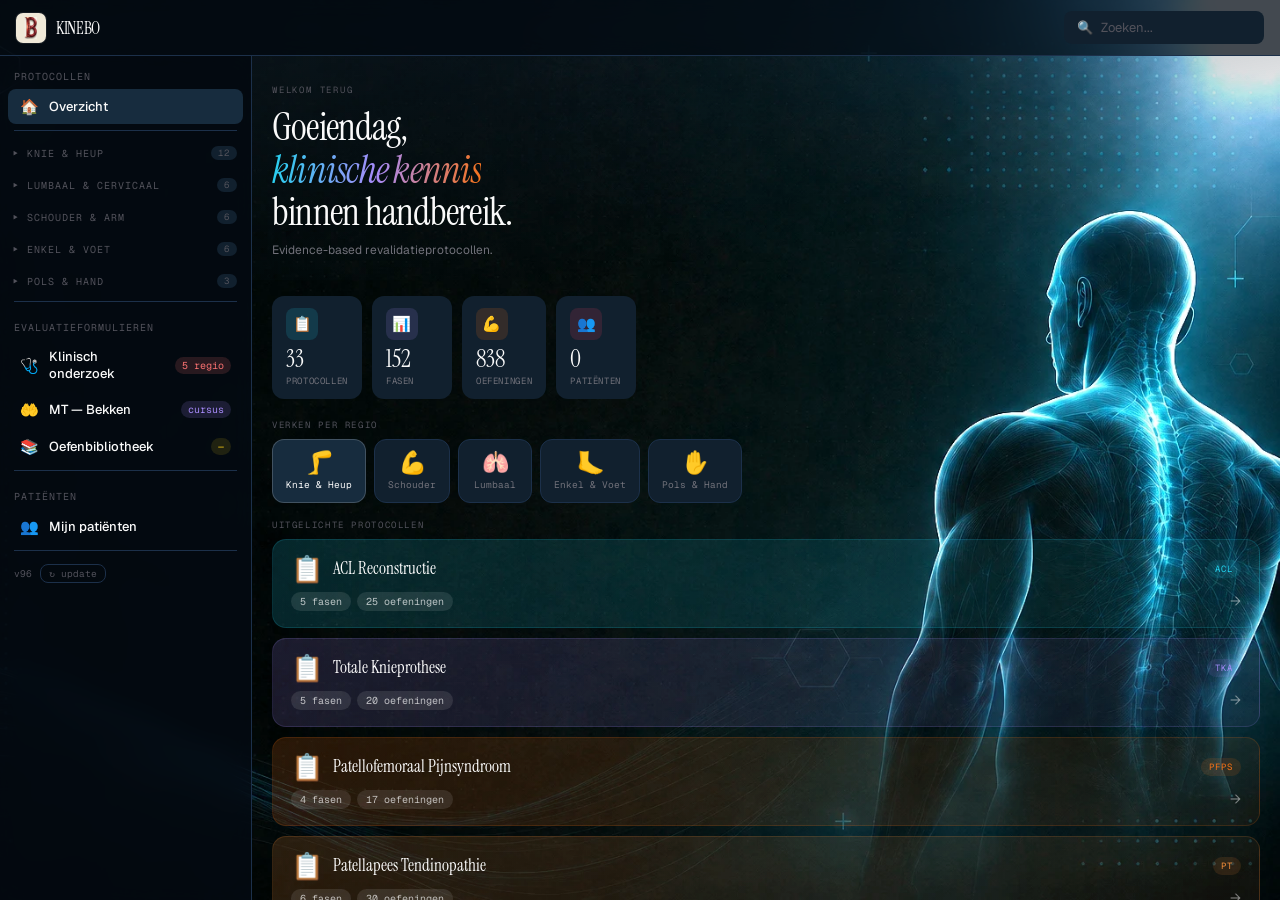
<file: index.html>
<!DOCTYPE html>
<html lang="nl">
<head>
<meta charset="UTF-8">
<meta name="viewport" content="width=device-width, initial-scale=1.0, viewport-fit=cover">
<meta name="apple-mobile-web-app-capable" content="yes">
<meta name="apple-mobile-web-app-status-bar-style" content="black-translucent">
<meta name="apple-mobile-web-app-title" content="KINEBO">
<meta name="mobile-web-app-capable" content="yes">
<meta name="theme-color" content="#0a0a0b">
<link rel="manifest" href="manifest.json">
<link rel="apple-touch-icon" href="./icon-152x152.png">
<title>KINEBO</title>
<link rel="preconnect" href="https://fonts.googleapis.com">
<link rel="preconnect" href="https://fonts.gstatic.com" crossorigin>
<link href="https://fonts.googleapis.com/css2?family=Instrument+Serif:ital@0;1&family=Geist+Mono:wght@300;400;500;600&family=Geist:wght@300;400;500;600;700&display=swap" rel="stylesheet" media="print" onload="this.media='all';this.onload=null">
<noscript><link href="https://fonts.googleapis.com/css2?family=Instrument+Serif:ital@0;1&family=Geist+Mono:wght@300;400;500;600&family=Geist:wght@300;400;500;600;700&display=swap" rel="stylesheet"></noscript>
<style>
:root{--bg:#020b18;--surface:#0b1824;--surface2:#11202e;--surface3:#172c3e;--border:#1c304a;--border2:#284868;--text:#fafafa;--muted:#71717a;--muted2:#52525b;--acl:#22d3ee;--tka:#a78bfa;--pfps:#f97316;--lh:#34d399;--rc:#f43f5e;--pt:#fb923c;--gmt:#14b8a6;--at:#e879f9;--bureau:#60a5fa;--enkel:#f59e0b;--over:#10b981;--si:#f472b6;--orif:#38bdf8;--dq:#84cc16;--cts:#818cf8;--new:#4ade80;--hsi:#facc15;--elb:#c084fc;--mtss:#0ea5e9;--faz:#d97706;--sup:#7c3aed;--fbl:#db2777;--mcl:#2dd4bf;--fs:#6366f1;--pa:#16a34a;--itb:#ea580c;--disc:#0d9488;--cerv:#0e7490;--achr:#be123c;--safe-top:env(safe-area-inset-top);--safe-bottom:env(safe-area-inset-bottom);}
*{margin:0;padding:0;box-sizing:border-box;-webkit-tap-highlight-color:transparent;}
/* 100dvh volgt de ZICHTBARE viewport terwijl de browserbalken van iOS in- en
   uitschuiven. Met height:100% rekent Safari (bij viewport-fit=cover) tegen de
   grote viewport — die zonder zichtbare URL-balk — waardoor de pagina hoger is
   dan wat je ziet en de onderste navigatiebalk onder de rand wegzakt.
   De 100%-regel blijft als terugval voor browsers zonder dvh-ondersteuning. */
html,body{height:100%;height:100dvh;overflow:hidden;overscroll-behavior:none;}
body{background:var(--bg);color:var(--text);font-family:'Geist',sans-serif;font-size:14px;display:flex;flex-direction:column;}
.topbar{height:calc(56px + var(--safe-top));padding-top:var(--safe-top);background:rgba(5,12,22,0.75);backdrop-filter:blur(12px);-webkit-backdrop-filter:blur(12px);border-bottom:1px solid var(--border);display:flex;align-items:center;padding-left:16px;padding-right:16px;gap:12px;flex-shrink:0;z-index:100;}
.logo{display:flex;align-items:center;gap:10px;cursor:pointer;}
.logo-icon{width:30px;height:30px;border-radius:7px;flex-shrink:0;background:#f0e9d8 url('./logo-mark.png') center/contain no-repeat;box-shadow:0 0 0 1px rgba(255,255,255,.08);}
.logo-text{font-family:'Instrument Serif',serif;font-size:17px;color:var(--text);letter-spacing:-.02em;}
.topbar-right{margin-left:auto;display:flex;align-items:center;gap:8px;}
.search-box{display:flex;align-items:center;gap:8px;background:var(--surface2);border:1px solid transparent;border-radius:8px;padding:7px 12px;width:200px;transition:border-color .15s;}
.search-box:focus-within{border-color:var(--border2);}
.search-box input{background:none;border:none;outline:none;color:var(--text);font-family:'Geist',sans-serif;font-size:13px;width:100%;}
.search-box input::placeholder{color:var(--muted2);}
.install-btn{display:none;align-items:center;gap:6px;background:linear-gradient(135deg,#22d3ee22,#a78bfa22);border:1px solid #a78bfa44;color:var(--text);padding:6px 12px;border-radius:7px;font-size:12px;cursor:pointer;font-family:'Geist',sans-serif;white-space:nowrap;}
.install-btn.visible{display:flex;}
.offline-badge{display:none;align-items:center;background:rgba(234,179,8,.1);border:1px solid rgba(234,179,8,.25);color:#ca8a04;padding:3px 10px;border-radius:6px;font-size:11px;font-family:'Geist Mono',monospace;}
.offline-badge.show{display:flex;}
/* Layout */
.layout{display:flex;flex:1;overflow:hidden;}
.sidebar{width:252px;background:rgba(5,12,22,0.72);backdrop-filter:blur(12px);-webkit-backdrop-filter:blur(12px);border-right:1px solid var(--border);display:flex;flex-direction:column;flex-shrink:0;overflow-y:auto;}
.sidebar-section{padding:14px 14px 5px;font-family:'Geist Mono',monospace;font-size:10px;letter-spacing:.1em;text-transform:uppercase;color:var(--muted2);}
.nav-sec-head{display:flex;align-items:center;gap:7px;padding:10px 14px 8px;cursor:pointer;font-family:'Geist Mono',monospace;font-size:10px;letter-spacing:.1em;text-transform:uppercase;color:var(--muted2);user-select:none;transition:color .12s;}
.nav-sec-head:hover{color:var(--muted);}
.nav-sec-arrow{font-size:8px;transition:transform .15s;display:inline-block;}
.nav-sec.open .nav-sec-arrow{transform:rotate(90deg);}
.nav-sec-count{margin-left:auto;font-size:9px;background:var(--surface2);padding:1px 7px;border-radius:8px;color:var(--muted2);}
.nav-sec-body{display:none;}
.nav-sec.open .nav-sec-body{display:block;}
.bs-sec-body{display:none;}
.bs-sec.open .bs-sec-body{display:block;}
.nav-item{display:flex;align-items:center;gap:10px;padding:8px 12px;margin:1px 8px;border-radius:8px;cursor:pointer;transition:background .12s;color:var(--text);}
.nav-item:hover{background:var(--surface2);}
.nav-item.active{background:var(--surface3);}
.nav-dot{width:8px;height:8px;border-radius:50%;flex-shrink:0;}
.nav-title{font-size:13px;font-weight:500;flex:1;}
.nav-sub{font-size:11px;color:var(--muted);font-family:'Geist Mono',monospace;}
.nav-badge{font-size:10px;padding:2px 7px;border-radius:10px;font-family:'Geist Mono',monospace;}
.sidebar-divider{height:1px;background:var(--border);margin:5px 14px;}
.main{flex:1;overflow-y:auto;display:flex;flex-direction:column;-webkit-overflow-scrolling:touch;background:transparent;}
/* Hero */
.hero{padding:28px 20px 22px;position:relative;overflow:hidden;background:linear-gradient(170deg,rgba(17,32,46,0.45) 0%,transparent 70%);flex-shrink:0;}
.hero-label{font-family:'Geist Mono',monospace;font-size:9px;letter-spacing:.2em;text-transform:uppercase;color:var(--muted2);margin-bottom:10px;}
.hero-heading{font-family:'Instrument Serif',serif;font-size:clamp(26px,6vw,38px);font-weight:400;line-height:1.12;letter-spacing:-.02em;margin-bottom:8px;}
.hero-heading em{font-style:italic;background:linear-gradient(100deg,#22d3ee 0%,#a78bfa 50%,#f97316 100%);-webkit-background-clip:text;-webkit-text-fill-color:transparent;background-clip:text;}
.hero-sub{font-size:12px;color:var(--muted);}
.hero-body-icon{position:absolute;right:10px;top:10px;font-size:88px;opacity:.045;pointer-events:none;line-height:1;transform:rotate(8deg);}
/* Stats */
.stats-row{display:flex;gap:10px;padding:16px 20px;overflow-x:auto;scrollbar-width:none;flex-shrink:0;}
.stats-row::-webkit-scrollbar{display:none;}
.stat{background:var(--surface2);border-radius:12px;padding:12px 14px;flex-shrink:0;min-width:80px;display:flex;flex-direction:column;gap:4px;}
.stat-icon-box{width:32px;height:32px;border-radius:8px;display:flex;align-items:center;justify-content:center;font-size:15px;margin-bottom:3px;}
.stat-num{font-family:'Instrument Serif',serif;font-size:24px;font-weight:400;line-height:1;}
.stat-label{font-size:9px;color:var(--muted);font-family:'Geist Mono',monospace;text-transform:uppercase;letter-spacing:.07em;}
/* Section label */
.section-label{font-family:'Geist Mono',monospace;font-size:9px;letter-spacing:.18em;text-transform:uppercase;color:var(--muted2);padding:0 20px;margin-bottom:8px;display:block;}
/* Regio scroll */
.regio-scroll{display:flex;gap:8px;padding:0 20px 16px;overflow-x:auto;scrollbar-width:none;}
.regio-scroll::-webkit-scrollbar{display:none;}
.regio-card{flex-shrink:0;background:var(--surface2);border:1px solid var(--border);border-radius:12px;padding:11px 13px;cursor:pointer;transition:all .15s;display:flex;flex-direction:column;align-items:center;gap:5px;min-width:74px;text-align:center;}
.regio-card:hover{border-color:var(--border2);background:var(--surface3);}
.regio-card.active{background:var(--surface3);border-color:rgba(255,255,255,.18);}
.regio-card-icon{font-size:22px;line-height:1;}
.regio-card-label{font-size:9.5px;color:var(--muted);font-family:'Geist Mono',monospace;white-space:nowrap;}
.regio-card.active .regio-card-label{color:var(--text);}
/* Featured cards */
.featured-list{display:flex;flex-direction:column;gap:10px;padding:0 20px 28px;}
.featured-card{border-radius:14px;padding:16px 18px;cursor:pointer;position:relative;overflow:hidden;transition:transform .15s,box-shadow .15s;display:flex;flex-direction:column;gap:10px;}
.featured-card:hover{transform:translateY(-2px);box-shadow:0 14px 36px rgba(0,0,0,.45);}
.featured-card-top{display:flex;align-items:center;gap:10px;}
.featured-card-icon{font-size:26px;line-height:1;flex-shrink:0;}
.featured-card-title{font-family:'Instrument Serif',serif;font-size:17px;font-weight:400;color:#fff;line-height:1.2;flex:1;}
.featured-card-badge{font-family:'Geist Mono',monospace;font-size:9px;letter-spacing:.12em;text-transform:uppercase;padding:3px 8px;border-radius:20px;flex-shrink:0;}
.featured-card-footer{display:flex;align-items:center;gap:6px;flex-wrap:wrap;}
.featured-card-tag{font-size:10px;padding:3px 9px;border-radius:20px;background:rgba(255,255,255,.1);color:rgba(255,255,255,.7);font-family:'Geist Mono',monospace;}
.featured-card-arrow{margin-left:auto;color:rgba(255,255,255,.45);font-size:14px;}
.protocol-grid{display:grid;grid-template-columns:repeat(auto-fill,minmax(185px,1fr));gap:12px;margin-bottom:28px;}
.protocol-card{background:var(--surface);border:1px solid var(--border);border-radius:12px;padding:18px 16px 14px;cursor:pointer;transition:all .18s;position:relative;overflow:hidden;}
.protocol-card::before{content:'';position:absolute;top:0;left:0;right:0;height:3px;background:var(--card-color);border-radius:12px 12px 0 0;}
.protocol-card:hover{border-color:var(--border2);transform:translateY(-2px);box-shadow:0 10px 28px rgba(0,0,0,.35);}
.card-icon{font-size:24px;margin-bottom:10px;}
.card-title{font-family:'Instrument Serif',serif;font-size:15px;font-weight:400;margin-bottom:4px;line-height:1.25;}
.card-desc{font-size:11px;color:var(--muted);line-height:1.55;margin-bottom:12px;}
.card-meta{display:flex;gap:5px;flex-wrap:wrap;}
.card-tag{font-size:10px;padding:2px 7px;border-radius:6px;font-family:'Geist Mono',monospace;border:1px solid var(--border);color:var(--muted);}
.card-tag.col{border-color:color-mix(in srgb,var(--card-color) 50%,transparent);color:var(--card-color);background:color-mix(in srgb,var(--card-color) 8%,transparent);}
.card-arrow{position:absolute;top:14px;right:14px;color:var(--muted2);font-size:13px;transition:all .15s;}
.protocol-card:hover .card-arrow{transform:translate(2px,-2px);color:var(--text);}
/* Filter tabs */
.filter-tabs{display:flex;gap:6px;margin-bottom:16px;flex-wrap:wrap;}
.filter-tab{background:var(--surface);border:1px solid var(--border);color:var(--muted);padding:5px 14px;border-radius:20px;font-size:11.5px;cursor:pointer;font-family:'Geist Mono',monospace;transition:all .12s;white-space:nowrap;}
.filter-tab:hover{border-color:var(--border2);color:var(--text);}
.filter-tab.active{background:var(--surface3);border-color:var(--border2);color:var(--text);font-weight:600;}
/* Recente protocollen */
.recent-row{display:flex;gap:8px;flex-wrap:wrap;margin-bottom:4px;}
.recent-chip{display:flex;align-items:center;gap:8px;background:var(--surface);border:1px solid var(--border);border-radius:8px;padding:8px 14px;cursor:pointer;transition:all .12s;}
.recent-chip:hover{border-color:var(--border2);background:var(--surface2);}
.recent-chip-dot{width:7px;height:7px;border-radius:50%;flex-shrink:0;}
.recent-chip-name{font-size:12px;font-weight:500;white-space:nowrap;}
/* Patiënten dashboard */
.dash-grid{display:grid;grid-template-columns:repeat(auto-fill,minmax(260px,1fr));gap:12px;margin-bottom:16px;}
.dash-card{background:var(--surface);border:1px solid var(--border);border-radius:10px;padding:16px;cursor:pointer;transition:all .15s;}
.dash-card:hover{border-color:var(--border2);transform:translateY(-1px);box-shadow:0 6px 20px rgba(0,0,0,.25);}
.dash-stat{background:var(--surface2);border:1px solid var(--border);border-radius:7px;padding:8px 12px;display:flex;flex-direction:column;gap:3px;min-width:54px;}
.dash-crit{background:var(--surface2);border:1px solid var(--border);border-radius:7px;padding:8px 12px;display:flex;flex-direction:column;gap:2px;min-width:64px;text-align:center;align-items:center;}
.dash-badge{display:inline-block;font-size:10.5px;font-family:'Geist Mono',monospace;padding:4px 8px;border-radius:5px;font-weight:600;white-space:nowrap;}
.dash-badge-ok{background:rgba(34,197,94,.1);color:#22c55e;}
.dash-badge-warn{background:rgba(239,68,68,.1);color:#ef4444;}
.dash-badge-muted{background:var(--surface3);color:var(--muted2);}
/* Oefenbibliotheek */
.lib-header{padding:24px 28px 0;flex-shrink:0;background:rgba(5,12,22,0.55);backdrop-filter:blur(10px);-webkit-backdrop-filter:blur(10px);}
.lib-title{font-family:'Instrument Serif',serif;font-size:24px;font-weight:400;margin-bottom:4px;}
.lib-controls{display:flex;align-items:center;gap:10px;flex-wrap:wrap;margin:14px 0 0;}
.lib-toggle{display:flex;background:var(--surface2);border:1px solid var(--border);border-radius:8px;overflow:hidden;}
.lib-toggle-btn{padding:7px 16px;font-size:12px;font-family:'Geist Mono',monospace;cursor:pointer;border:none;background:none;color:var(--muted);transition:all .12s;white-space:nowrap;}
.lib-toggle-btn.active{background:var(--surface3);color:var(--text);font-weight:600;}
.lib-search-wrap{flex:1;min-width:160px;position:relative;}
.lib-search-wrap input{width:100%;background:var(--surface2);border:1px solid var(--border);border-radius:8px;padding:7px 12px 7px 30px;color:var(--text);font-family:'Geist',sans-serif;font-size:13px;outline:none;box-sizing:border-box;}
.lib-search-wrap input:focus{border-color:var(--border2);}
.lib-search-icon{position:absolute;left:10px;top:50%;transform:translateY(-50%);color:var(--muted);font-size:12px;pointer-events:none;}
.lib-body{padding:16px 28px 40px;overflow-y:auto;flex:1;}
.lib-group{margin-bottom:8px;}
.lib-group-head{display:flex;align-items:center;gap:10px;padding:10px 14px;border-radius:8px;cursor:pointer;background:var(--surface);border:1px solid var(--border);transition:border-color .12s;user-select:none;}
.lib-group-head:hover{border-color:var(--border2);}
.lib-group-dot{width:9px;height:9px;border-radius:50%;flex-shrink:0;}
.lib-group-name{font-size:13px;font-weight:600;flex:1;}
.lib-group-count{font-size:10px;font-family:'Geist Mono',monospace;color:var(--muted);background:var(--surface2);padding:2px 8px;border-radius:10px;}
.lib-group-arrow{font-size:11px;color:var(--muted2);transition:transform .15s;}
.lib-group-arrow.open{transform:rotate(90deg);}
.lib-group-body{display:none;padding:6px 0 2px;}
.lib-group-body.open{display:block;}
.lib-ex{display:flex;align-items:flex-start;gap:10px;padding:9px 12px;border-radius:7px;margin-bottom:3px;background:var(--surface2);border:1px solid transparent;cursor:pointer;transition:border-color .12s;}
.lib-ex:hover{border-color:var(--border);}
.lib-ex-dot{width:7px;height:7px;border-radius:50%;flex-shrink:0;margin-top:5px;}
.lib-ex-main{flex:1;min-width:0;}
.lib-ex-name{font-size:12.5px;font-weight:500;margin-bottom:4px;line-height:1.3;}
.lib-ex-badges{display:flex;gap:4px;flex-wrap:wrap;margin-bottom:4px;}
.lib-ex-badge{font-size:9.5px;padding:1px 7px;border-radius:8px;font-family:'Geist Mono',monospace;border:1px solid;}
.lib-ex-params{font-size:10.5px;color:var(--muted);font-family:'Geist Mono',monospace;line-height:1.5;}
.lib-ex-note{display:none;font-size:11.5px;color:var(--muted);line-height:1.6;margin-top:6px;padding-top:6px;border-top:1px solid var(--border);}
.lib-ex.expanded .lib-ex-note{display:block;}
.lib-ex-variants{display:none;margin-top:8px;padding-top:8px;border-top:1px solid var(--border);}
.lib-ex.expanded .lib-ex-variants{display:block;}
.lib-var{padding:7px 10px;border-radius:6px;background:var(--surface);margin-bottom:5px;border:1px solid var(--border);}
.lib-var-head{display:flex;align-items:center;gap:7px;flex-wrap:wrap;font-size:12px;font-weight:500;}
.lib-var-params{font-size:11px;color:var(--muted);font-family:'Geist Mono',monospace;margin-top:3px;}
.lib-var-note{font-size:11px;color:var(--muted);line-height:1.5;margin-top:4px;}
.lib-ex-varcount{font-size:9.5px;color:var(--muted2);background:var(--surface3);border:1px solid var(--border);padding:1px 7px;border-radius:8px;font-family:'Geist Mono',monospace;white-space:nowrap;}
/* Criteria checklist */
.criteria-section{margin-top:20px;padding-top:16px;border-top:1px solid var(--border);}
.criteria-go-banner{background:rgba(34,197,94,.09);border:1px solid rgba(34,197,94,.28);border-radius:8px;padding:12px 16px;margin-bottom:14px;display:flex;align-items:center;gap:12px;}
.criteria-item{display:flex;align-items:flex-start;gap:10px;padding:8px 10px;border-radius:7px;margin-bottom:4px;transition:background .1s,border-color .1s;user-select:none;}
.criteria-item:hover{filter:brightness(1.08);}
.criteria-check{width:18px;height:18px;border-radius:4px;border:1.5px solid var(--border2);display:flex;align-items:center;justify-content:center;flex-shrink:0;margin-top:1px;transition:all .12s;}
.criteria-label{font-size:12.5px;line-height:1.5;transition:color .12s;}
.criteria-stop-item{display:flex;align-items:flex-start;gap:8px;padding:7px 10px;border-radius:6px;margin-bottom:4px;background:rgba(245,158,11,.06);border:1px solid rgba(245,158,11,.18);}
.criteria-rf-item{display:flex;align-items:flex-start;gap:8px;padding:7px 10px;border-radius:6px;margin-bottom:4px;background:rgba(239,68,68,.07);border:1px solid rgba(239,68,68,.2);}
.criteria-sub-label{font-size:10.5px;font-family:'Geist Mono',monospace;text-transform:uppercase;letter-spacing:.07em;margin-bottom:8px;}
/* Viewer */
.viewer{flex:1;display:flex;flex-direction:column;overflow:hidden;}
.viewer-header{padding:20px 24px 0;border-bottom:1px solid var(--border);flex-shrink:0;background:rgba(5,12,22,0.60);backdrop-filter:blur(10px);-webkit-backdrop-filter:blur(10px);}
.viewer-breadcrumb{font-size:11px;color:var(--muted);margin-bottom:10px;display:flex;align-items:center;gap:5px;font-family:'Geist Mono',monospace;}
.viewer-breadcrumb span{cursor:pointer;transition:color .12s;}
.viewer-breadcrumb span:hover{color:var(--text);}
.viewer-title-row{display:flex;align-items:flex-start;gap:12px;}
.viewer-dot{width:10px;height:10px;border-radius:50%;flex-shrink:0;margin-top:5px;}
.viewer-title{font-family:'Instrument Serif',serif;font-size:clamp(20px,4vw,26px);font-weight:400;letter-spacing:-.02em;line-height:1.2;}
.viewer-subtitle{font-size:12px;color:var(--muted);margin-top:3px;}
/* Fase tijdlijn */
.phase-timeline{display:flex;align-items:center;gap:0;margin:12px 0 4px;overflow-x:auto;scrollbar-width:none;padding-bottom:2px;}
.phase-timeline::-webkit-scrollbar{display:none;}
.pt-step{display:flex;align-items:center;flex-shrink:0;}
.pt-dot{width:32px;height:32px;border-radius:50%;border:2px solid var(--border2);background:var(--surface2);display:flex;align-items:center;justify-content:center;font-size:10px;font-family:'Geist Mono',monospace;color:var(--muted);cursor:pointer;transition:all .15s;flex-shrink:0;}
.pt-dot:hover{border-color:var(--proto-color,#fff);color:var(--text);}
.pt-dot.active{border-color:var(--proto-color,#fff);background:var(--proto-color,#fff);color:#0a0a0b;font-weight:700;}
.pt-dot.done{border-color:var(--proto-color,#fff);background:color-mix(in srgb,var(--proto-color,#fff) 15%,transparent);color:var(--proto-color,#fff);}
.pt-dot.patient-current{box-shadow:0 0 0 3px var(--proto-color,#fff)44;border-color:var(--proto-color,#fff);}
.pt-line{width:24px;height:2px;background:var(--border);flex-shrink:0;transition:background .15s;}
.pt-line.done{background:var(--proto-color,#fff);opacity:.35;}
.pt-label{font-size:9px;font-family:'Geist Mono',monospace;color:var(--muted);text-align:center;margin-top:3px;white-space:nowrap;}
/* Proto actions */
.proto-actions{display:flex;align-items:center;gap:6px;margin-top:10px;padding-bottom:10px;flex-wrap:wrap;}
.rf-trigger{display:flex;align-items:center;gap:5px;background:rgba(239,68,68,.07);border:1px solid rgba(239,68,68,.18);color:#ef4444;padding:4px 10px;border-radius:6px;font-size:11px;font-weight:600;cursor:pointer;font-family:'Geist',sans-serif;white-space:nowrap;transition:background .12s;}
.rf-trigger:hover{background:rgba(239,68,68,.13);}
.rf-trigger .rf-count{background:#ef4444;color:#fff;border-radius:10px;padding:0 5px;font-size:10px;font-family:'Geist Mono',monospace;}
.fiche-btn{display:flex;align-items:center;gap:5px;background:var(--surface2);border:1px solid var(--border);color:var(--muted);padding:4px 10px;border-radius:6px;font-size:11px;font-weight:500;cursor:pointer;font-family:'Geist',sans-serif;transition:all .12s;}
.fiche-btn:hover{border-color:var(--border2);color:var(--text);}
.pat-link-btn{display:flex;align-items:center;gap:5px;background:rgba(74,222,128,.07);border:1px solid rgba(74,222,128,.18);color:#4ade80;padding:4px 10px;border-radius:6px;font-size:11px;font-weight:500;cursor:pointer;font-family:'Geist',sans-serif;transition:all .12s;white-space:nowrap;}
.pat-link-btn:hover{background:rgba(74,222,128,.13);}
/* Viewer tabs */
/* Tabs mogen NIET horizontaal weglopen: bij protocollen met 6 fasen zijn er 11
   tabs, en met een verborgen scrollbalk verdwenen Aandoening, Manuele therapie,
   Scores en Referenties onzichtbaar buiten beeld. Daarom afbreken over meerdere
   regels en vastzetten bovenaan tijdens het scrollen. */
.viewer-tabs{display:flex;flex-wrap:wrap;align-items:center;column-gap:2px;margin-top:12px;position:sticky;top:0;z-index:5;background:#020a18;backdrop-filter:blur(8px);-webkit-backdrop-filter:blur(8px);border-bottom:1px solid var(--border);padding-top:2px;}/* Dekkend, niet 94%: sinds de kop meescrolt schuift de inhoud onder deze balk   door en schemerde de tekst er zichtbaar doorheen. */
.vtab{padding:9px 13px;cursor:pointer;font-size:11.5px;font-weight:500;color:var(--muted);border-bottom:2px solid transparent;white-space:nowrap;transition:color .12s,border-color .12s;font-family:'Geist Mono',monospace;}
.vtab-sep{flex-basis:100%;height:0;}
.vtab:hover{color:var(--text);}
.vtab.active{color:var(--text);border-bottom-color:var(--proto-color,#fff);}
.viewer-scroll{flex:1;overflow-y:auto;-webkit-overflow-scrolling:touch;display:flex;flex-direction:column;}
.viewer-body{padding:20px 24px 40px;position:relative;}
/* Evidence / goals / content boxes */
.ev-box{background:var(--surface2);border-left:3px solid #3b82f6;border-radius:0 8px 8px 0;padding:12px 16px;margin-bottom:18px;}
.ev-label{font-size:10px;letter-spacing:.12em;text-transform:uppercase;color:#3b82f6;margin-bottom:6px;font-family:'Geist Mono',monospace;font-weight:600;}
.ev-label{display:flex;align-items:center;gap:8px;flex-wrap:wrap;}
.crit-noot{grid-column:1/-1;font-size:11px;line-height:1.45;opacity:.72;margin-top:6px;padding-top:6px;border-top:1px solid rgba(128,128,128,.25);}
.bron-badge{font-size:9px;letter-spacing:.06em;text-transform:none;padding:2px 7px;border-radius:10px;font-weight:600;cursor:help;display:inline-block;max-width:100%;white-space:normal;line-height:1.35;}
.bron-ok{background:rgba(16,185,129,.14);color:#047857;border:1px solid rgba(16,185,129,.35);}
.bron-open{background:rgba(245,158,11,.14);color:#92400e;border:1px solid rgba(245,158,11,.4);}
:root[data-theme="dark"] .bron-ok{color:#6ee7b7;}
:root[data-theme="dark"] .bron-open{color:#fcd34d;}
@media (prefers-color-scheme:dark){:root:not([data-theme="light"]) .bron-ok{color:#6ee7b7;}
:root:not([data-theme="light"]) .bron-open{color:#fcd34d;}}
.ev-text{font-size:12px;color:var(--muted);line-height:1.6;}
.ev-text strong{color:var(--text);}
.goals-box{background:var(--surface2);border-radius:8px;padding:14px 18px;margin-bottom:18px;}
.goals-label{font-size:10px;letter-spacing:.12em;text-transform:uppercase;color:var(--muted2);margin-bottom:8px;font-family:'Geist Mono',monospace;font-weight:600;}
.glist{list-style:none;display:flex;flex-direction:column;gap:5px;}
.glist li{display:flex;align-items:flex-start;gap:9px;font-size:12.5px;}
.glist li::before{content:'→';color:var(--proto-color,#fff);flex-shrink:0;margin-top:1px;font-family:'Geist Mono',monospace;}
.slabel{font-size:10px;letter-spacing:.14em;text-transform:uppercase;color:var(--muted2);margin-bottom:12px;font-family:'Geist Mono',monospace;font-weight:600;}
.ex-grid{display:grid;grid-template-columns:repeat(auto-fill,minmax(240px,1fr));gap:10px;margin-bottom:20px;}
.ex-card{background:var(--surface);border:1px solid var(--border);border-radius:8px;padding:14px;transition:border-color .12s,box-shadow .12s;}
.ex-card:hover{border-color:var(--border2);box-shadow:0 4px 12px rgba(0,0,0,.2);}
.ex-header{display:flex;align-items:flex-start;justify-content:space-between;gap:8px;margin-bottom:8px;}
.ex-name{font-size:12.5px;font-weight:600;color:var(--text);line-height:1.3;}
.ex-cat{font-size:9.5px;padding:2px 7px;border-radius:8px;font-family:'Geist Mono',monospace;border:1px solid;white-space:nowrap;flex-shrink:0;margin-top:2px;}
.ex-params{display:flex;flex-wrap:wrap;gap:4px;margin-bottom:7px;}
.ep{background:var(--surface3);padding:2px 8px;border-radius:4px;font-size:10.5px;color:var(--muted);font-family:'Geist Mono',monospace;}
.ep span{color:var(--text);font-weight:500;}
.ex-note{font-size:11px;color:var(--muted);line-height:1.55;margin-top:7px;padding-top:7px;border-top:1px solid var(--border);}
.ex-card.compact{cursor:pointer;}
.ex-card.compact .ex-note,.ex-card.compact .yt-btn{display:none;}
.ex-card.compact.expanded .ex-note{display:block;}
.ex-card.compact.expanded .yt-btn{display:inline-block;}
.ex-more{font-size:9.5px;color:var(--muted2);font-family:'Geist Mono',monospace;margin-top:6px;user-select:none;}
.ex-card.compact.expanded .ex-more{display:none;}
.mt-grid{display:grid;grid-template-columns:repeat(auto-fill,minmax(300px,1fr));gap:11px;}
.mt-card{background:var(--surface);border:1px solid var(--border);border-radius:8px;padding:13px 15px;}
.mt-head{display:flex;align-items:flex-start;justify-content:space-between;gap:8px;margin-bottom:9px;}
.mt-naam{font-size:13.5px;font-weight:600;line-height:1.35;}
.mt-fase{font-size:9.5px;padding:2px 8px;border-radius:9px;border:1px solid;font-family:'Geist Mono',monospace;white-space:nowrap;flex-shrink:0;}
.mt-rij{display:flex;gap:9px;margin-bottom:6px;font-size:11.5px;line-height:1.55;}
.mt-label{flex-shrink:0;width:64px;color:var(--muted2);font-family:'Geist Mono',monospace;font-size:9.5px;text-transform:uppercase;letter-spacing:.06em;padding-top:2px;}
.mt-tekst{flex:1;color:var(--muted);}
.mt-dosering{font-family:'Geist Mono',monospace;color:var(--text);font-size:11px;}
.mt-letop{margin-top:8px;padding-top:8px;border-top:1px dashed var(--border);font-size:11px;color:#f59e0b;line-height:1.5;}
.ev-box.clamp{cursor:pointer;}
.ev-box.clamp .ev-text{display:-webkit-box;-webkit-line-clamp:2;-webkit-box-orient:vertical;overflow:hidden;}
.ev-box.clamp.expanded .ev-text{display:block;}
.ev-hint{font-size:9.5px;color:var(--muted2);font-family:'Geist Mono',monospace;margin-top:5px;user-select:none;}
.ev-box.clamp.expanded .ev-hint{display:none;}
.criteria-grid{display:grid;grid-template-columns:1fr 1fr;gap:10px;margin-bottom:20px;}
@media(max-width:520px){.criteria-grid{grid-template-columns:1fr}}
.cbox{background:var(--surface2);border-radius:8px;padding:12px 14px;}
.cbox.go{border-top:2px solid #22c55e;}
.cbox.stop{border-top:2px solid #f59e0b;}
.ctitle{font-size:10px;letter-spacing:.1em;text-transform:uppercase;margin-bottom:7px;font-family:'Geist Mono',monospace;font-weight:600;}
.ctitle.go{color:#22c55e;}
.ctitle.stop{color:#f59e0b;}
.clist{list-style:none;display:flex;flex-direction:column;gap:3px;}
.clist li{font-size:11.5px;display:flex;gap:7px;color:var(--muted);}
.clist.go li::before{content:'✓';color:#22c55e;flex-shrink:0;}
.clist.stop li::before{content:'⚠';color:#f59e0b;flex-shrink:0;}
.rf-box{background:rgba(239,68,68,.05);border-left:3px solid rgba(239,68,68,.5);border-radius:0 8px 8px 0;padding:12px 16px;margin-bottom:20px;}
.rf-label{font-size:10px;letter-spacing:.12em;text-transform:uppercase;color:#ef4444;margin-bottom:6px;font-family:'Geist Mono',monospace;font-weight:600;}
.rf-list{list-style:none;display:flex;flex-direction:column;gap:3px;}
.rf-list li{font-size:11.5px;color:var(--muted);display:flex;gap:7px;}
.rf-list li::before{content:'!';color:#ef4444;font-weight:700;flex-shrink:0;}
.ref-box{background:var(--surface2);border-radius:8px;padding:14px 18px;margin-bottom:20px;}
.ref-label{font-size:10px;letter-spacing:.12em;text-transform:uppercase;color:var(--muted2);margin-bottom:7px;font-family:'Geist Mono',monospace;font-weight:600;}
.ref-text{font-size:11.5px;color:var(--muted);line-height:1.7;}
.ref-text strong{color:var(--text);}
/* Uitkomstmaten tab */
.scores-grid{display:grid;grid-template-columns:repeat(auto-fill,minmax(220px,1fr));gap:12px;margin-bottom:20px;}
.score-card{background:var(--surface);border:1px solid var(--border);border-radius:8px;padding:14px 16px;}
.score-name{font-size:13px;font-weight:600;color:var(--text);margin-bottom:2px;}
.score-full{font-size:10.5px;color:var(--muted);margin-bottom:10px;}
.score-ranges{display:flex;flex-direction:column;gap:4px;margin-bottom:12px;}
.score-range{display:flex;align-items:center;gap:8px;font-size:11px;}
.score-range-dot{width:8px;height:8px;border-radius:50%;flex-shrink:0;}
.score-range-label{color:var(--muted);}
.score-range-val{color:var(--text);font-family:'Geist Mono',monospace;font-weight:500;margin-left:auto;}
.score-input-row{display:flex;gap:6px;align-items:center;}
.score-input{flex:1;background:var(--surface2);border:1px solid var(--border);border-radius:5px;padding:6px 10px;color:var(--text);font-family:'Geist Mono',monospace;font-size:12px;outline:none;}
.score-input:focus{border-color:var(--border2);}
.score-btn{background:var(--surface3);border:1px solid var(--border);color:var(--text);padding:6px 10px;border-radius:5px;font-size:11px;cursor:pointer;font-family:'Geist',sans-serif;white-space:nowrap;}
.score-result{margin-top:8px;padding:6px 10px;border-radius:5px;font-size:11.5px;font-weight:600;display:none;}
.score-result.show{display:block;}
.score-result.good{background:rgba(34,197,94,.1);color:#22c55e;border:1px solid rgba(34,197,94,.2);}
.score-result.warn{background:rgba(245,158,11,.1);color:#f59e0b;border:1px solid rgba(245,158,11,.2);}
.score-result.bad{background:rgba(239,68,68,.1);color:#ef4444;border:1px solid rgba(239,68,68,.2);}
/* Bottom nav */
.bottom-nav{display:none;background:rgba(5,12,22,0.78);backdrop-filter:blur(14px);-webkit-backdrop-filter:blur(14px);border-top:1px solid var(--border);padding-bottom:var(--safe-bottom);flex-shrink:0;z-index:100;}
.bottom-nav-inner{display:flex;}
.bnav-item{flex:1;display:flex;flex-direction:column;align-items:center;justify-content:center;padding:8px 2px 6px;gap:3px;cursor:pointer;color:var(--muted);border:none;background:none;transition:color .12s;}
.bnav-item.active{color:var(--text);}
.bnav-dot{width:4px;height:4px;border-radius:50%;background:currentColor;opacity:0;transition:opacity .12s;}
.bnav-item.active .bnav-dot{opacity:1;}
.bnav-icon{font-size:20px;line-height:1;}
.bnav-label{font-size:9.5px;font-family:'Geist Mono',monospace;white-space:nowrap;}
/* Bottom Sheet */
.bottom-sheet{display:none;position:fixed;inset:0;z-index:500;background:rgba(0,0,0,.72);backdrop-filter:blur(4px);align-items:flex-end;}
.bottom-sheet.open{display:flex;}
.bottom-sheet-inner{width:100%;background:var(--surface);border-radius:16px 16px 0 0;max-height:82vh;display:flex;flex-direction:column;overflow:hidden;box-shadow:0 -8px 32px rgba(0,0,0,.5);}
.bs-handle{width:36px;height:4px;background:var(--border2);border-radius:2px;margin:10px auto 0;flex-shrink:0;}
.bs-title{font-size:11px;font-family:'Geist Mono',monospace;text-transform:uppercase;letter-spacing:.1em;color:var(--muted);padding:10px 18px 9px;border-bottom:1px solid var(--border);flex-shrink:0;}
.bs-body{overflow-y:auto;padding:6px 10px 20px;-webkit-overflow-scrolling:touch;}
.bs-section{font-size:9.5px;font-family:'Geist Mono',monospace;text-transform:uppercase;letter-spacing:.1em;color:var(--muted2);padding:10px 8px 3px;}
.bs-item{display:flex;align-items:center;gap:10px;padding:10px 8px;border-radius:7px;cursor:pointer;transition:background .12s;width:100%;border:none;background:none;color:var(--text);text-align:left;}
.bs-item:hover,.bs-item:active{background:var(--surface2);}
.bs-item-dot{width:8px;height:8px;border-radius:50%;flex-shrink:0;}
.bs-item-name{font-size:13px;font-weight:500;flex:1;}
.bs-item-badge{font-size:10px;padding:2px 7px;border-radius:8px;font-family:'Geist Mono',monospace;}
.bs-action{display:flex;align-items:center;gap:12px;padding:13px 8px;border-radius:7px;cursor:pointer;width:100%;border:none;background:none;color:var(--text);font-family:'Geist',sans-serif;text-align:left;font-size:13px;font-weight:500;transition:background .12s;}
.bs-action:hover,.bs-action:active{background:var(--surface2);}
.bs-action-icon{font-size:20px;width:32px;text-align:center;}
/* Install banner */
.install-banner{display:none;background:linear-gradient(135deg,#22d3ee11,#a78bfa11);border:1px solid #a78bfa33;border-radius:8px;padding:14px 16px;margin:16px;gap:12px;align-items:center;}
.install-banner.show{display:flex;}
.install-banner-text{flex:1;font-size:12.5px;color:var(--muted);}
.install-banner-text strong{color:var(--text);}
.install-banner-btn{background:linear-gradient(135deg,#22d3ee,#a78bfa);color:#0a0a0b;border:none;padding:8px 16px;border-radius:7px;font-size:12px;font-weight:600;cursor:pointer;font-family:'Geist',sans-serif;}
.install-banner-close{color:var(--muted2);background:none;border:none;font-size:18px;cursor:pointer;padding:0 4px;}
.no-results{color:var(--muted);font-size:13px;padding:40px 0;text-align:center;}
/* Shared modal base */
.kmodal{display:none;position:fixed;inset:0;z-index:1000;background:rgba(0,0,0,.8);backdrop-filter:blur(6px);align-items:center;justify-content:center;padding:16px;}
.kmodal.open{display:flex;}
.kmodal-inner{background:var(--surface);border:1px solid var(--border);border-radius:12px;overflow:hidden;width:100%;max-width:560px;max-height:85vh;display:flex;flex-direction:column;box-shadow:0 24px 64px rgba(0,0,0,.6);}
.kmodal-bar{display:flex;align-items:center;padding:14px 18px;border-bottom:1px solid var(--border);gap:10px;flex-shrink:0;}
.kmodal-title{font-size:14px;font-weight:600;flex:1;color:var(--text);}
.kmodal-close{background:var(--surface2);border:1px solid var(--border);color:var(--muted);width:28px;height:28px;border-radius:6px;cursor:pointer;font-size:16px;display:flex;align-items:center;justify-content:center;flex-shrink:0;font-family:'Geist',sans-serif;}
.kmodal-close:hover{color:var(--text);border-color:var(--border2);}
.kmodal-body{overflow-y:auto;padding:18px;-webkit-overflow-scrolling:touch;}
.kmodal-footer{padding:12px 18px;border-top:1px solid var(--border);display:flex;gap:8px;flex-shrink:0;flex-wrap:wrap;}
.kmodal-action{flex:1;padding:9px 16px;border-radius:7px;font-size:12px;font-weight:600;cursor:pointer;font-family:'Geist',sans-serif;border:none;transition:opacity .12s;white-space:nowrap;min-width:120px;text-align:center;}
.kmodal-action:hover{opacity:.85;}
.kmodal-action.primary{background:var(--proto-color,#fff);color:#0a0a0b;}
.kmodal-action.secondary{background:var(--surface2);color:var(--text);border:1px solid var(--border);}
.kmodal-action.danger{background:rgba(239,68,68,.15);color:#ef4444;border:1px solid rgba(239,68,68,.3);}
/* Fiche styles */
.fiche-ex-row{display:flex;align-items:flex-start;gap:10px;padding:8px 0;border-bottom:1px solid var(--border);}
.fiche-ex-row:last-child{border-bottom:none;}
.fiche-ex-name{font-size:12.5px;font-weight:600;flex:1;color:var(--text);}
.fiche-ex-params{font-size:11px;color:var(--muted);font-family:'Geist Mono',monospace;line-height:1.6;}
.fiche-goal-item{font-size:12px;color:var(--muted);padding:3px 0;display:flex;gap:7px;}
.fiche-goal-item::before{content:'→';color:var(--proto-color,#fff);flex-shrink:0;font-family:'Geist Mono',monospace;}
.fiche-notes-area{width:100%;background:var(--surface2);border:1px solid var(--border);border-radius:6px;padding:10px 12px;color:var(--text);font-family:'Geist',sans-serif;font-size:12px;min-height:70px;outline:none;resize:vertical;margin-top:8px;}
.fiche-notes-area::placeholder{color:var(--muted);}
/* YT modal */
.yt-modal{display:none;position:fixed;inset:0;z-index:1000;background:rgba(0,0,0,.85);backdrop-filter:blur(6px);align-items:center;justify-content:center;padding:16px;}
.yt-modal.open{display:flex;}
.yt-inner{background:var(--surface);border:1px solid var(--border);border-radius:10px;overflow:hidden;width:100%;max-width:720px;box-shadow:0 24px 64px rgba(0,0,0,.6);}
.yt-bar{display:flex;align-items:center;padding:12px 16px;border-bottom:1px solid var(--border);gap:10px;}
.yt-bar-title{font-size:13px;font-weight:600;flex:1;color:var(--text);overflow:hidden;text-overflow:ellipsis;white-space:nowrap;}
.yt-close{background:var(--surface2);border:1px solid var(--border);color:var(--muted);width:28px;height:28px;border-radius:6px;cursor:pointer;font-size:16px;display:flex;align-items:center;justify-content:center;font-family:'Geist',sans-serif;}
.yt-wrap{position:relative;padding-bottom:56.25%;height:0;}
.yt-wrap iframe{position:absolute;top:0;left:0;width:100%;height:100%;border:none;}
.yt-note{padding:10px 16px;font-size:11px;color:var(--muted);border-top:1px solid var(--border);}
.yt-btn{display:flex;align-items:center;gap:6px;width:100%;margin-top:8px;background:rgba(255,0,0,.08);border:1px solid rgba(255,0,0,.2);color:#ff4444;padding:7px 12px;border-radius:5px;font-size:11.5px;font-weight:600;cursor:pointer;font-family:'Geist',sans-serif;}
/* ── PATIËNTENTRAJECT ── */
.pat-screen{padding:24px 28px;max-width:900px;-webkit-overflow-scrolling:touch;}
.pat-header{display:flex;align-items:center;justify-content:space-between;margin-bottom:20px;flex-wrap:wrap;gap:10px;}
.pat-header-title{font-family:'Instrument Serif',serif;font-size:24px;font-weight:400;}
.pat-add-btn{display:flex;align-items:center;gap:6px;background:linear-gradient(135deg,#4ade8022,#22d3ee22);border:1px solid #4ade8044;color:#4ade80;padding:8px 16px;border-radius:7px;font-size:12px;font-weight:600;cursor:pointer;font-family:'Geist',sans-serif;}
.pat-list{display:flex;flex-direction:column;gap:10px;}
.pat-card{background:var(--surface);border:1px solid var(--border);border-radius:10px;padding:16px;cursor:pointer;transition:all .15s;position:relative;}
.pat-card:hover{border-color:var(--border2);}
.pat-card-top{display:flex;align-items:center;gap:12px;margin-bottom:10px;}
.pat-avatar{width:38px;height:38px;border-radius:50%;display:flex;align-items:center;justify-content:center;font-size:16px;font-weight:700;flex-shrink:0;font-family:'Geist',sans-serif;}
.pat-name{font-size:14px;font-weight:600;}
.pat-meta{font-size:11px;color:var(--muted);font-family:'Geist Mono',monospace;margin-top:1px;}
.pat-proto-badge{margin-left:auto;font-size:10px;padding:3px 8px;border-radius:6px;font-family:'Geist Mono',monospace;font-weight:600;}
.pat-progress{display:flex;align-items:center;gap:8px;}
.pat-progress-bar{flex:1;height:4px;background:var(--surface3);border-radius:2px;overflow:hidden;}
.pat-progress-fill{height:100%;border-radius:2px;transition:width .3s;}
.pat-progress-label{font-size:10px;color:var(--muted);font-family:'Geist Mono',monospace;white-space:nowrap;}
.pat-phase-label{font-size:11px;color:var(--text);font-weight:500;}
.pat-notes-preview{font-size:11px;color:var(--muted2);margin-top:6px;overflow:hidden;text-overflow:ellipsis;white-space:nowrap;}
.pat-empty{text-align:center;padding:60px 20px;color:var(--muted);}
.pat-empty-icon{font-size:40px;margin-bottom:12px;}
.pat-empty-text{font-size:14px;margin-bottom:6px;color:var(--text);}
.pat-empty-sub{font-size:12px;}
/* Patiënt detail */
.pat-detail{padding:24px 28px;max-width:860px;}
.pat-detail-header{display:flex;align-items:center;gap:14px;margin-bottom:20px;}
.pat-detail-avatar{width:52px;height:52px;border-radius:50%;display:flex;align-items:center;justify-content:center;font-size:22px;font-weight:700;font-family:'Geist',sans-serif;}
.pat-detail-name{font-family:'Instrument Serif',serif;font-size:22px;font-weight:400;}
.pat-detail-meta{font-size:12px;color:var(--muted);font-family:'Geist Mono',monospace;margin-top:2px;}
.pat-detail-actions{margin-left:auto;display:flex;gap:8px;}
/* Session log */
.session-list{display:flex;flex-direction:column;gap:8px;margin-top:4px;margin-bottom:4px;}
.session-card{background:var(--surface2);border:1px solid var(--border);border-radius:8px;padding:12px 14px;transition:border-color .12s;}
.session-card:hover{border-color:var(--border2);}
.session-card-header{display:flex;align-items:center;gap:7px;flex-wrap:wrap;margin-bottom:7px;}
.session-date-badge{font-size:11px;font-family:'Geist Mono',monospace;color:var(--muted);font-weight:500;}
.session-phase-tag{font-size:10px;background:var(--surface3);border:1px solid var(--border2);color:var(--muted);padding:1px 7px;border-radius:10px;font-family:'Geist Mono',monospace;}
.session-meta-tag{font-size:10px;color:var(--muted2);font-family:'Geist Mono',monospace;}
.session-nrs-badge{font-size:11px;font-weight:700;padding:2px 9px;border-radius:10px;border:1px solid;font-family:'Geist Mono',monospace;}
.session-del{margin-left:auto;background:none;border:none;color:var(--muted2);font-size:12px;cursor:pointer;padding:2px 5px;border-radius:4px;font-family:'Geist',sans-serif;transition:color .12s;flex-shrink:0;}
.session-del:hover{color:#ef4444;}
.session-exs{display:flex;flex-wrap:wrap;gap:5px;margin-bottom:7px;}
.session-ex-tag{font-size:10.5px;background:var(--surface3);border:1px solid var(--border);color:var(--muted);padding:2px 8px;border-radius:5px;font-family:'Geist Mono',monospace;}
.session-note{font-size:12px;color:var(--text);line-height:1.55;}
.session-empty{color:var(--muted);font-size:12px;padding:16px;text-align:center;border:1px dashed var(--border);border-radius:7px;margin-bottom:4px;}
.session-new-btn{background:var(--surface3);border:1px solid var(--border2);color:var(--text);padding:6px 14px;border-radius:6px;font-size:11.5px;font-weight:500;cursor:pointer;font-family:'Geist',sans-serif;white-space:nowrap;transition:border-color .12s;}
.session-new-btn:hover{border-color:var(--text);}
/* Session form */
.session-form-card{background:var(--surface2);border:1px solid var(--border2);border-radius:8px;padding:16px;margin-bottom:14px;}
.session-form-title{font-size:13px;font-weight:600;margin-bottom:14px;color:var(--text);}
.session-form-grid{display:grid;grid-template-columns:1fr 1.4fr 0.8fr;gap:12px;margin-bottom:14px;}
.session-ex-grid{display:grid;grid-template-columns:1fr 1fr;gap:5px;}
.session-ex-check{display:flex;align-items:flex-start;gap:7px;padding:6px 10px;border-radius:5px;border:1px solid var(--border);cursor:pointer;font-size:11.5px;background:var(--surface3);transition:border-color .1s;line-height:1.35;}
.session-ex-check:hover{border-color:var(--border2);}
.add-session-area{width:100%;background:var(--surface2);border:1px solid var(--border);border-radius:6px;padding:10px 12px;color:var(--text);font-family:'Geist',sans-serif;font-size:12px;min-height:60px;outline:none;resize:vertical;margin-top:0;}
.add-session-area:focus{border-color:var(--border2);}
.add-session-area::placeholder{color:var(--muted);}
@media(max-width:600px){.session-form-grid{grid-template-columns:1fr;}.session-ex-grid{grid-template-columns:1fr;}}
/* Phase selector in patient detail */
.phase-selector{display:flex;flex-direction:column;gap:6px;margin:12px 0;}
.phase-sel-item{display:flex;align-items:center;gap:10px;padding:8px 12px;border-radius:6px;border:1px solid var(--border);cursor:pointer;transition:all .12s;}
.phase-sel-item:hover{border-color:var(--border2);}
.phase-sel-item.selected{border-color:var(--proto-color,#fff);background:var(--surface2);}
.phase-sel-dot{width:10px;height:10px;border-radius:50%;border:2px solid var(--border2);flex-shrink:0;transition:all .12s;}
.phase-sel-item.selected .phase-sel-dot{background:var(--proto-color,#fff);border-color:var(--proto-color,#fff);}
.phase-sel-label{font-size:12.5px;font-weight:500;}
.phase-sel-sub{font-size:10.5px;color:var(--muted);margin-left:auto;font-family:'Geist Mono',monospace;}
/* Form inputs */
.form-row{display:flex;flex-direction:column;gap:4px;margin-bottom:12px;}
.form-label{font-size:10.5px;color:var(--muted);font-family:'Geist Mono',monospace;text-transform:uppercase;letter-spacing:.08em;}
.form-input{background:var(--surface2);border:1px solid var(--border);border-radius:6px;padding:8px 12px;color:var(--text);font-family:'Geist',sans-serif;font-size:13px;outline:none;width:100%;}
.form-input:focus{border-color:var(--border2);}
.form-select{background:var(--surface2);border:1px solid var(--border);border-radius:6px;padding:8px 12px;color:var(--text);font-family:'Geist',sans-serif;font-size:13px;outline:none;width:100%;cursor:pointer;}
/* Responsive */
@media(max-width:700px){
  .sidebar{display:none;}
  .bottom-nav{display:block;}
  .home,.pat-screen,.pat-detail{padding:20px 16px;}
  .viewer-header{padding:14px 16px 0;}
  .viewer-body{padding:16px 16px 40px;}
  .search-box{width:140px;}
  .protocol-grid{grid-template-columns:1fr 1fr;}
  .featured-list{padding-bottom:calc(72px + var(--safe-bottom));}
}
@media(max-width:380px){.protocol-grid{grid-template-columns:1fr;}.search-box{width:110px;}}
::-webkit-scrollbar{width:4px;height:4px;}
::-webkit-scrollbar-track{background:transparent;}
::-webkit-scrollbar-thumb{background:var(--border2);border-radius:2px;}

/* ── SWIPE ANIMATIES ── */
@keyframes slideOutLeft{from{transform:translateX(0);opacity:1}to{transform:translateX(-40px);opacity:0}}
@keyframes slideOutRight{from{transform:translateX(0);opacity:1}to{transform:translateX(40px);opacity:0}}
@keyframes slideInRight{from{transform:translateX(40px);opacity:0}to{transform:translateX(0);opacity:1}}
@keyframes slideInLeft{from{transform:translateX(-40px);opacity:0}to{transform:translateX(0);opacity:1}}
.slide-out-left{animation:slideOutLeft .18s ease forwards;}
.slide-out-right{animation:slideOutRight .18s ease forwards;}
.slide-in-right{animation:slideInRight .22s ease forwards;}
.slide-in-left{animation:slideInLeft .22s ease forwards;}

/* Swipe hint indicator */
.swipe-hint{display:none;position:absolute;bottom:16px;left:50%;transform:translateX(-50%);background:rgba(0,0,0,.5);color:rgba(255,255,255,.7);padding:5px 12px;border-radius:20px;font-size:11px;font-family:'Geist Mono',monospace;pointer-events:none;white-space:nowrap;}
@media(max-width:700px){.swipe-hint{display:block;}}
/* Form styles */
.form-slider-wrap{padding:0 4px;}
.form-option-label{display:flex;align-items:center;gap:8px;padding:7px 10px;border-radius:5px;border:1px solid var(--border);cursor:pointer;font-size:12px;margin-bottom:4px;transition:background .1s;}
.form-option-label:hover{border-color:var(--border2);}
.form-option-label.selected{background:var(--surface3);}
/* Print */
@media print{
  html,body{height:auto!important;overflow:visible!important;background:#fff!important;display:block!important;color:#000!important;}
  body>*:not(#print-fiche){display:none!important;}
  #print-fiche{display:block!important;font-family:'Geist',sans-serif;padding:20px;color:#000;}
  #print-fiche h1{font-size:20px;margin-bottom:4px;}
  #print-fiche .pf-meta{font-size:12px;color:#555;margin-bottom:16px;}
  #print-fiche h2{font-size:13px;text-transform:uppercase;letter-spacing:.08em;color:#555;border-bottom:1px solid #ddd;padding-bottom:4px;margin:14px 0 8px;}
  #print-fiche .pf-ex{display:flex;gap:12px;padding:6px 0;border-bottom:1px solid #f0f0f0;}
  #print-fiche .pf-ex-name{font-weight:600;font-size:12px;flex:1;}
  #print-fiche .pf-ex-params{font-size:11px;color:#555;font-family:monospace;}
  #print-fiche .pf-goal{font-size:11px;color:#333;padding:2px 0;}
  #print-fiche .pf-notes{font-size:11px;border:1px solid #ccc;padding:8px;border-radius:4px;min-height:60px;margin-top:8px;white-space:pre-wrap;}
  #print-fiche .pf-footer{margin-top:20px;font-size:10px;color:#888;border-top:1px solid #ddd;padding-top:8px;}
}
#print-fiche{display:none;}

/* ── OEFENING AFBEELDINGEN ── */
.lib-ex-img{display:none;width:100%;height:auto;max-height:280px;object-fit:contain;background:var(--surface2);border-radius:8px;margin-top:8px;}
.lib-ex.expanded .lib-ex-img{display:block;}

</style>
</head>
<body>

<!-- BACKGROUND CANVAS -->
<div id="bg-canvas" style="position:fixed;inset:0;z-index:0;pointer-events:none;background:#020a18 url('./bg.webp') right center/cover no-repeat;"></div>

<!-- APP WRAPPER -->
<div id="app-wrapper" style="display:flex;flex-direction:column;height:100%;position:relative;z-index:1;">
<div class="topbar">
  <div class="logo" onclick="showHome()"><div class="logo-icon" role="img" aria-label="KINEBO"></div><div class="logo-text">KINEBO</div></div>
  <div class="topbar-right">
    <div class="offline-badge" id="offlineBadge">⚡ Offline</div>
    <div class="search-box"><span style="color:var(--muted2);font-size:13px;">🔍</span><input type="text" id="searchInput" placeholder="Zoeken..." oninput="handleSearch(this.value)" autocomplete="off"></div>
    <button class="install-btn" id="installBtn" onclick="installApp()">⬇ Installeer</button>
  </div>
</div>
<div class="layout">
  <div class="sidebar">
    <div class="sidebar-section">Protocollen</div>
    <div class="nav-item active" id="nav-home" onclick="showHome()"><span style="font-size:15px;">🏠</span><span class="nav-title">Overzicht</span></div>
    <div class="sidebar-divider"></div>
    <!-- Protocol-navigatie wordt gegenereerd door buildNav() uit protocols + REGIO_MAP + NAV_INFO -->
    <div id="nav-proto-sections" style="display:contents;"></div>
    <div class="sidebar-divider"></div>
    <div class="sidebar-section">Evaluatieformulieren</div>
    <div class="nav-item" id="nav-eval-forms" onclick="showEvalFormsScreen()"><span style="font-size:15px;">🩺</span><span class="nav-title">Klinisch onderzoek</span><span style="font-size:10px;padding:2px 7px;border-radius:10px;background:rgba(248,113,113,.15);color:#f87171;font-family:'Geist Mono',monospace;">5 regio</span></div>
    <div class="nav-item" id="nav-mt-bekken" onclick="showMtBekkenScreen()"><span style="font-size:15px;">🤲</span><span class="nav-title">MT — Bekken</span><span style="font-size:10px;padding:2px 7px;border-radius:10px;background:rgba(167,139,250,.15);color:#a78bfa;font-family:'Geist Mono',monospace;">cursus</span></div>
    <div class="nav-item" id="nav-library" onclick="showLibrary()"><span style="font-size:15px;">📚</span><span class="nav-title">Oefenbibliotheek</span><span style="font-size:10px;padding:2px 7px;border-radius:10px;background:rgba(250,204,21,.12);color:#facc15;font-family:'Geist Mono',monospace;" id="lib-count-badge">—</span></div>
    <div class="sidebar-divider"></div>
    <div class="sidebar-section">Patiënten</div>
    <div class="nav-item" id="nav-patients" onclick="showPatients()"><span style="font-size:15px;">👥</span><span class="nav-title">Mijn patiënten</span><span id="pat-count-badge" style="display:none;font-size:10px;padding:1px 7px;border-radius:10px;background:rgba(74,222,128,.15);color:#4ade80;font-family:'Geist Mono',monospace;">0</span></div>
    <div class="sidebar-divider"></div>
    <div style="padding:8px 14px 16px;display:flex;align-items:center;gap:8px;">
      <span id="app-version-label" style="font-size:9.5px;color:var(--muted2);font-family:'Geist Mono',monospace;"></span>
      <button onclick="forceerUpdate()" title="Controleer op een nieuwe versie" style="font-size:9.5px;color:var(--muted2);background:none;border:1px solid var(--border);padding:2px 8px;border-radius:8px;cursor:pointer;font-family:'Geist Mono',monospace;">↻ update</button>
    </div>
  </div>
  <div class="main" id="main">
    <!-- HOME -->
    <div id="screen-home" style="overflow-y:auto;flex:1;-webkit-overflow-scrolling:touch;">
      <!-- Hero -->
      <div class="hero">
        <div class="install-banner" id="installBanner" style="margin:0 0 16px;border-radius:10px;"><div class="install-banner-text"><strong>Installeer KINEBO</strong> voor offline gebruik.</div><button class="install-banner-btn" onclick="installApp()">Installeer</button><button class="install-banner-close" onclick="document.getElementById('installBanner').classList.remove('show')">&#x2715;</button></div>
        <div class="hero-label">WELKOM TERUG</div>
        <div class="hero-heading">Goeiendag,<br><em>klinische kennis</em><br>binnen handbereik.</div>
        <div class="hero-sub">Evidence-based revalidatieprotocollen.</div>
        <div class="hero-body-icon">🦴</div>
      </div>
      <!-- Stats -->
      <div class="stats-row">
        <div class="stat"><div class="stat-icon-box" style="background:rgba(34,211,238,.15)">📋</div><div class="stat-num" id="stat-protocols">—</div><div class="stat-label">Protocollen</div></div>
        <div class="stat"><div class="stat-icon-box" style="background:rgba(167,139,250,.15)">📊</div><div class="stat-num" id="stat-phases">—</div><div class="stat-label">Fasen</div></div>
        <div class="stat"><div class="stat-icon-box" style="background:rgba(249,115,22,.15)">💪</div><div class="stat-num" id="stat-exercises">—</div><div class="stat-label">Oefeningen</div></div>
        <div class="stat"><div class="stat-icon-box" style="background:rgba(244,63,94,.15)">👥</div><div class="stat-num" id="stat-patients">0</div><div class="stat-label">Patiënten</div></div>
      </div>
      <!-- Vandaag: patiënten die aandacht vragen -->
      <div id="vandaag-section" style="display:none;padding:0 20px;margin-bottom:16px;"></div>
      <!-- Recent -->
      <div id="recent-section" style="display:none;padding:0 20px;margin-bottom:16px;"></div>
      <!-- Regio verkennen -->
      <div class="section-label" style="margin-top:4px;">VERKEN PER REGIO</div>
      <div class="regio-scroll">
        <div class="regio-card active" data-regio="knie" onclick="filterFeatured('knie')"><div class="regio-card-icon">🦵</div><div class="regio-card-label">Knie &amp; Heup</div></div>
        <div class="regio-card" data-regio="schouder" onclick="filterFeatured('schouder')"><div class="regio-card-icon">💪</div><div class="regio-card-label">Schouder</div></div>
        <div class="regio-card" data-regio="rug" onclick="filterFeatured('rug')"><div class="regio-card-icon">🫁</div><div class="regio-card-label">Lumbaal</div></div>
        <div class="regio-card" data-regio="enkel" onclick="filterFeatured('enkel')"><div class="regio-card-icon">🦶</div><div class="regio-card-label">Enkel &amp; Voet</div></div>
        <div class="regio-card" data-regio="pols" onclick="filterFeatured('pols')"><div class="regio-card-icon">✋</div><div class="regio-card-label">Pols &amp; Hand</div></div>
      </div>
      <!-- Featured protocols -->
      <div class="section-label">UITGELICHTE PROTOCOLLEN</div>
      <div class="featured-list" id="featured-list"></div>
    </div>
    <!-- PROTOCOL VIEWER -->
    <div id="screen-proto" class="viewer" style="display:none;">
      <!-- De kop staat BINNEN de scroller zodat hij mee omhoog schuift. Alleen
           .viewer-tabs blijft sticky: van fase wisselen moet ook kunnen wanneer
           je onderaan een lange fase staat. -->
      <div class="viewer-scroll" id="viewer-scroll">
        <div class="viewer-header">
          <div class="viewer-breadcrumb"><span onclick="showHome()">Overzicht</span><span style="color:var(--muted2)">›</span><span id="proto-breadcrumb" style="color:var(--text)"></span></div>
          <div class="viewer-title-row"><div class="viewer-dot" id="proto-dot"></div><div><div class="viewer-title" id="proto-title"></div><div class="viewer-subtitle" id="proto-subtitle"></div></div></div>
          <!-- Fase tijdlijn -->
          <div id="phase-timeline" class="phase-timeline"></div>
          <div class="proto-actions">
            <button class="rf-trigger" id="rf-trigger-btn" onclick="openRF()">🚨 Rode vlaggen <span class="rf-count" id="rf-count">0</span></button>
            <button class="fiche-btn" onclick="openFiche()">📋 Patiëntenfiche</button>
            <button class="fiche-btn" id="fav-btn" onclick="toggleFav()">☆ Favoriet</button>
            <button class="pat-link-btn" onclick="openPatLink()">👤 Koppel patiënt</button>
          </div>
        </div>
        <div class="viewer-tabs" id="proto-tabs"></div>
        <div class="viewer-body" id="proto-body"></div>
      </div>
    </div>
    <!-- MANUELE THERAPIE — BEKKEN (mt-bekken.js) -->
    <div id="screen-mt-bekken" style="display:none;overflow-y:auto;flex:1;-webkit-overflow-scrolling:touch;">
      <div id="mt-bekken-root"></div>
    </div>
    <!-- PATIENTS LIST -->
    <div id="screen-patients" style="display:none;overflow-y:auto;flex:1;-webkit-overflow-scrolling:touch;">
      <div class="pat-screen">
        <div class="pat-header">
          <div>
            <div class="pat-header-title">Patiëntendashboard</div>
            <div style="font-size:11.5px;color:var(--muted);margin-top:2px;">Gesorteerd op actief — overdue bovenaan</div>
          </div>
          <div style="display:flex;gap:8px;align-items:center;flex-wrap:wrap;">
            <button onclick="exportBackup()" title="Alle patiëntendata als bestand bewaren" style="background:var(--surface2);border:1px solid var(--border);color:var(--muted);padding:8px 12px;border-radius:6px;font-size:11.5px;cursor:pointer;font-family:Geist,sans-serif;">⬇ Backup</button>
            <button onclick="document.getElementById('backup-file-input').click()" title="Backup terugzetten" style="background:var(--surface2);border:1px solid var(--border);color:var(--muted);padding:8px 12px;border-radius:6px;font-size:11.5px;cursor:pointer;font-family:Geist,sans-serif;">⬆ Herstel</button>
            <input type="file" id="backup-file-input" accept=".json,application/json" style="display:none;" onchange="importBackupFile(this)">
            <button class="pat-add-btn" onclick="openPatNew()">+ Nieuwe patiënt</button>
          </div>
        </div>
        <div id="dash-summary-bar" style="display:none;gap:8px;margin-bottom:16px;flex-wrap:wrap;"></div>
        <div id="pat-list-container"></div>
      </div>
    </div>
    <!-- PATIENT DETAIL -->
    <div id="screen-patient-detail" style="display:none;overflow-y:auto;flex:1;-webkit-overflow-scrolling:touch;">
      <div class="pat-detail" id="pat-detail-body"></div>
    </div>
    <!-- SEARCH -->
    <!-- EVALUATIEFORMULIEREN SCHERM -->
    <div id="screen-eval-forms" style="display:none;overflow-y:auto;flex:1;-webkit-overflow-scrolling:touch;">
      <div style="padding:24px 28px;max-width:860px;">
        <div style="display:flex;align-items:center;justify-content:space-between;margin-bottom:20px;flex-wrap:wrap;gap:10px;">
          <div style="font-family:'Instrument Serif',serif;font-size:24px;font-weight:400;">Klinische Evaluatieformulieren</div>
          <div style="font-size:11px;color:var(--muted);font-family:'Geist Mono',monospace;">5 regio&#039;s · Digitaal + Afdrukken</div>
        </div>
        <div id="eval-forms-list"></div>
      </div>
    </div>
    <!-- OEFENBIBLIOTHEEK -->
    <div id="screen-library" style="display:none;flex:1;display:none;flex-direction:column;overflow:hidden;">
      <div class="lib-header">
        <div class="lib-title">Oefenbibliotheek</div>
        <div style="font-size:11.5px;color:var(--muted);">Alle oefeningen uit alle protocollen — gegroepeerd op regio of spiergroep</div>
        <div class="lib-controls">
          <div class="lib-toggle">
            <button class="lib-toggle-btn active" id="lib-btn-regio" onclick="setLibGroup('regio')">Regio</button>
            <button class="lib-toggle-btn" id="lib-btn-spier" onclick="setLibGroup('spier')">Spiergroep</button>
          </div>
          <div class="lib-search-wrap">
            <span class="lib-search-icon">🔍</span>
            <input type="text" id="lib-search" placeholder="Zoek oefening..." oninput="filterLibrary(this.value)">
          </div>
        </div>
        <div id="lib-cat-chips" style="display:flex;gap:6px;flex-wrap:wrap;margin-top:10px;"></div>
      </div>
      <div class="lib-body" id="lib-body"></div>
    </div>
    <div id="screen-search" style="display:none;padding:20px;overflow-y:auto;flex:1;-webkit-overflow-scrolling:touch;">
      <div class="slabel" style="margin-bottom:14px">Zoekresultaten</div>
      <div id="search-results"></div>
    </div>
  </div>
</div>
<!-- Bottom nav (5 fixed tabs) -->
<div class="bottom-nav">
  <div class="bottom-nav-inner">
    <button class="bnav-item active" id="bnav-home" onclick="showHome()"><div class="bnav-icon"><svg width="22" height="22" viewBox="0 0 24 24" fill="none" stroke="currentColor" stroke-width="1.8" stroke-linecap="round" stroke-linejoin="round"><path d="M3 9.5L12 3l9 6.5V20a1 1 0 01-1 1H4a1 1 0 01-1-1V9.5z"/><path d="M9 21V12h6v9"/></svg></div><div class="bnav-label">Home</div><div class="bnav-dot"></div></button>
    <button class="bnav-item" id="bnav-protocollen" onclick="openProtoSheet()"><div class="bnav-icon"><svg width="22" height="22" viewBox="0 0 24 24" fill="none" stroke="currentColor" stroke-width="1.8" stroke-linecap="round" stroke-linejoin="round"><rect x="5" y="2" width="14" height="20" rx="2"/><path d="M9 7h6M9 11h6M9 15h4"/></svg></div><div class="bnav-label">Protocollen</div><div class="bnav-dot"></div></button>
    <button class="bnav-item" id="bnav-patients" onclick="showPatients()"><div class="bnav-icon"><svg width="22" height="22" viewBox="0 0 24 24" fill="none" stroke="currentColor" stroke-width="1.8" stroke-linecap="round" stroke-linejoin="round"><circle cx="9" cy="7" r="4"/><path d="M2 21v-2a7 7 0 0114 0v2"/><path d="M19 8v6M22 11h-6"/></svg></div><div class="bnav-label">Patiënten</div><div class="bnav-dot" style="background:#4ade80"></div></button>
    <button class="bnav-item" id="bnav-library" onclick="showLibrary()"><div class="bnav-icon"><svg width="22" height="22" viewBox="0 0 24 24" fill="none" stroke="currentColor" stroke-width="1.8" stroke-linecap="round" stroke-linejoin="round"><path d="M4 19.5A2.5 2.5 0 016.5 17H20"/><path d="M6.5 2H20v20H6.5A2.5 2.5 0 014 19.5v-15A2.5 2.5 0 016.5 2z"/></svg></div><div class="bnav-label">Bibliotheek</div><div class="bnav-dot" style="background:#facc15"></div></button>
    <button class="bnav-item" id="bnav-more" onclick="openMoreSheet()"><div class="bnav-icon"><svg width="22" height="22" viewBox="0 0 24 24" fill="none" stroke="currentColor" stroke-width="1.8" stroke-linecap="round" stroke-linejoin="round"><circle cx="12" cy="5" r="1.2" fill="currentColor" stroke="none"/><circle cx="12" cy="12" r="1.2" fill="currentColor" stroke="none"/><circle cx="12" cy="19" r="1.2" fill="currentColor" stroke="none"/></svg></div><div class="bnav-label">Meer</div><div class="bnav-dot"></div></button>
  </div>
</div>

<!-- Protocol Sheet (slide-up) -->
<div class="bottom-sheet" id="proto-sheet" onclick="if(event.target===this)closeProtoSheet()">
  <div class="bottom-sheet-inner">
    <div class="bs-handle"></div>
    <div class="bs-title">Protocollen</div>
    <!-- Inhoud wordt gegenereerd door buildNav() uit protocols + REGIO_MAP + NAV_INFO -->
    <div class="bs-body" id="bs-proto-body"></div>
  </div>
</div>

<!-- More Sheet (slide-up) -->
<div class="bottom-sheet" id="more-sheet" onclick="if(event.target===this)closeMoreSheet()">
  <div class="bottom-sheet-inner" style="max-height:auto">
    <div class="bs-handle"></div>
    <div class="bs-title">Meer</div>
    <div class="bs-body">
      <button class="bs-action" onclick="closeMoreSheet();showEvalFormsScreen()"><span class="bs-action-icon">🩺</span><span>Klinische Evaluatieformulieren</span></button>
      <button class="bs-action" onclick="closeMoreSheet();showMtBekkenScreen()"><span class="bs-action-icon">🤲</span><span>Manuele therapie — Bekken</span></button>
      <button class="bs-action" onclick="closeMoreSheet();document.getElementById('searchInput').focus()"><span class="bs-action-icon">🔍</span><span>Zoeken</span></button>
      <button class="bs-action" onclick="closeMoreSheet();forceerUpdate()"><span class="bs-action-icon">↻</span><span>Controleer op update<span id="more-version-label" style="color:var(--muted2);font-family:'Geist Mono',monospace;font-size:10px;margin-left:6px;"></span></span></button>
    </div>
  </div>
</div>
<!-- YouTube Modal -->
<div class="yt-modal" id="yt-modal" onclick="if(event.target===this)closeYT()">
  <div class="yt-inner">
    <div class="yt-bar"><span style="font-size:14px;">▶</span><div class="yt-bar-title" id="yt-title"></div><button class="yt-close" onclick="closeYT()">✕</button></div>
    <div class="yt-wrap"><iframe id="yt-frame" src="" allowfullscreen allow="autoplay"></iframe></div>
    <div class="yt-note">⚠ Vereist internetverbinding</div>
  </div>
</div>
<!-- Red Flags Modal -->
<div class="kmodal" id="rf-modal" onclick="if(event.target===this)closeRF()">
  <div class="kmodal-inner">
    <div class="kmodal-bar" style="background:rgba(239,68,68,.06);border-bottom-color:rgba(239,68,68,.2);">
      <span style="font-size:16px;">🚨</span>
      <div class="kmodal-title" id="rf-modal-title" style="color:#ef4444;">Rode vlaggen</div>
      <button class="kmodal-close" onclick="closeRF()">✕</button>
    </div>
    <div class="kmodal-body" id="rf-modal-body"></div>
  </div>
</div>
<!-- Fiche Modal -->
<div class="kmodal" id="fiche-modal" onclick="if(event.target===this)closeFiche()">
  <div class="kmodal-inner" style="max-width:600px;">
    <div class="kmodal-bar"><span style="font-size:16px;">📋</span><div class="kmodal-title" id="fiche-modal-title">Patiëntenfiche</div><button class="kmodal-close" onclick="closeFiche()">✕</button></div>
    <div class="kmodal-body" id="fiche-modal-body"></div>
    <div class="kmodal-footer">
      <button class="kmodal-action secondary" onclick="copyFiche()">📋 Kopieer tekst</button>
      <button class="kmodal-action primary" onclick="printFiche()">🖨 Afdrukken</button>
    </div>
  </div>
</div>
<!-- Nieuwe patiënt Modal -->
<div class="kmodal" id="pat-new-modal" onclick="if(event.target===this)closePatNew()">
  <div class="kmodal-inner" style="max-width:480px;">
    <div class="kmodal-bar"><span style="font-size:16px;">👤</span><div class="kmodal-title" id="pat-new-title">Nieuwe patiënt</div><button class="kmodal-close" onclick="closePatNew()">✕</button></div>
    <div class="kmodal-body">
      <div class="form-row"><div class="form-label">Naam *</div><input class="form-input" id="pat-form-name" placeholder="Voor- en achternaam" autocomplete="off"/></div>
      <div class="form-row"><div class="form-label">Geboortedatum</div><input class="form-input" id="pat-form-dob" type="date"/></div>
      <div class="form-row"><div class="form-label">Protocol *</div><select class="form-select" id="pat-form-proto"></select></div>
      <div class="form-row"><div class="form-label">Startdatum</div><input class="form-input" id="pat-form-start" type="date"/></div>
      <div class="form-row"><div class="form-label">Huidige fase</div><select class="form-select" id="pat-form-phase"><option value="0">Fase 1</option></select></div>
      <div class="form-row"><div class="form-label">Notitie (optioneel)</div><textarea class="add-session-area" id="pat-form-note" placeholder="Bijv. postoperatief dag 3, operatie links..." style="min-height:50px;margin-top:0"></textarea></div>
    </div>
    <div class="kmodal-footer">
      <button class="kmodal-action secondary" onclick="closePatNew()">Annuleer</button>
      <button class="kmodal-action primary" id="pat-form-save-btn" onclick="savePatient()">Opslaan</button>
    </div>
  </div>
</div>
<!-- Evaluatieformulier Modal -->
<div class="kmodal" id="eval-modal" onclick="if(event.target===this)closeEvalForm()">
  <div class="kmodal-inner" style="max-width:680px;max-height:90vh;">
    <div class="kmodal-bar">
      <span style="font-size:16px;">🩺</span>
      <div class="kmodal-title" id="eval-modal-title">Klinisch Evaluatieformulier</div>
      <button class="kmodal-close" onclick="closeEvalForm()">✕</button>
    </div>
    <div class="kmodal-body" id="eval-modal-body"></div>
    <div class="kmodal-footer">
      <button class="kmodal-action secondary" onclick="closeEvalForm()">Annuleer</button>
      <button class="kmodal-action primary" onclick="printEvalForm()">🖨 Afdrukken / PDF</button>
    </div>
  </div>
</div>

<!-- Koppel patiënt Modal -->
<div class="kmodal" id="pat-link-modal" onclick="if(event.target===this)closePatLink()">
  <div class="kmodal-inner" style="max-width:420px;">
    <div class="kmodal-bar"><span style="font-size:16px;">🔗</span><div class="kmodal-title">Koppel aan patiënt</div><button class="kmodal-close" onclick="closePatLink()">✕</button></div>
    <div class="kmodal-body" id="pat-link-body"></div>
  </div>
</div>
<div id="print-fiche"></div>

<!-- Beslisboom Modal -->
<div class="kmodal" id="bb-modal" onclick="if(event.target===this)closeBeslisboom()">
  <div class="kmodal-inner" style="max-width:520px;">
    <div class="kmodal-bar" style="background:rgba(167,139,250,.06);border-bottom-color:rgba(167,139,250,.2);">
      <span style="font-size:16px;">🌿</span>
      <div class="kmodal-title" id="bb-modal-title" style="color:#a78bfa;">Klinische beslisboom</div>
      <button class="kmodal-close" onclick="closeBeslisboom()">✕</button>
    </div>
    <div class="kmodal-body" id="bb-modal-body"></div>
  </div>
</div>

<!-- Testformulier Modal -->
<div class="kmodal" id="form-modal" onclick="if(event.target===this)closeForm()">
  <div class="kmodal-inner" style="max-width:600px;">
    <div class="kmodal-bar">
      <span style="font-size:16px;">📝</span>
      <div class="kmodal-title" id="form-modal-title">Testformulier</div>
      <button class="kmodal-close" onclick="closeForm()">✕</button>
    </div>
    <div class="kmodal-body" id="form-modal-body"></div>
    <div class="kmodal-footer">
      <button class="kmodal-action secondary" onclick="closeForm()">Annuleer</button>
      <button class="kmodal-action primary" onclick="saveAndPrintForm()">💾 Opslaan & Afdrukken</button>
    </div>
  </div>
</div>

</div><!-- end app-wrapper -->
<script src="version.js"></script>
<script src="protocols.js"></script>
<script src="bronstatus.js"></script>
<script src="patients.js"></script>
<script src="app.js"></script>
<script src="mt-bekken.js"></script>
</body>
</html>
</file>
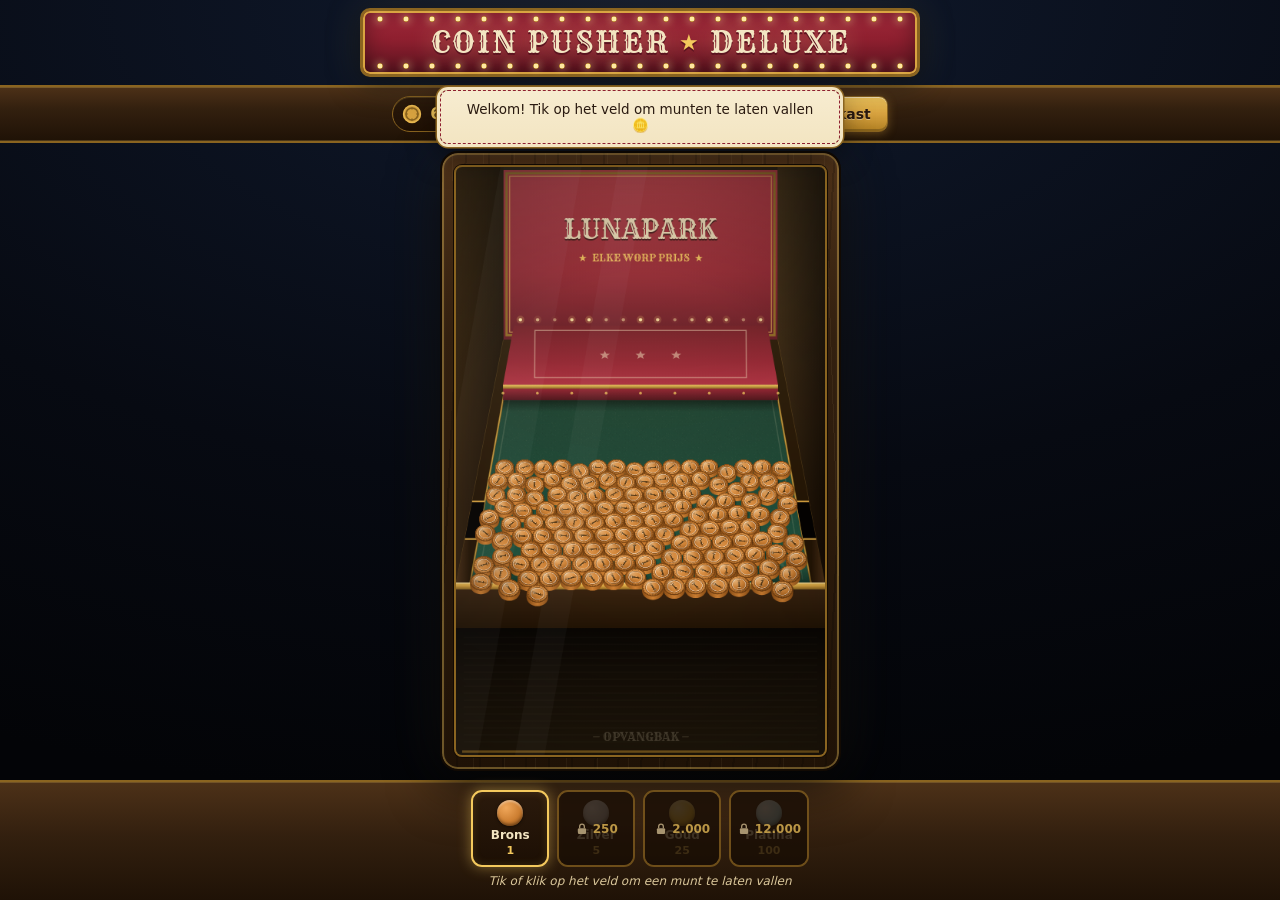
<file: coin-pusher/index.html>
<!DOCTYPE html>
<html lang="nl">
<head>
  <meta charset="UTF-8">
  <meta name="viewport" content="width=device-width, initial-scale=1, maximum-scale=1, user-scalable=no">
  <title>Coin Pusher Deluxe</title>
  <link rel="icon" href="data:image/svg+xml,%3Csvg xmlns='http://www.w3.org/2000/svg' viewBox='0 0 24 24'%3E%3Ccircle cx='12' cy='12' r='10' fill='%23f2c433'/%3E%3Ccircle cx='12' cy='12' r='6.6' fill='none' stroke='%23a97b0a' stroke-width='1.8'/%3E%3C/svg%3E">
  <link rel="stylesheet" href="css/style.css">
</head>
<body>
  <div id="app">
    <header class="marquee">
      <h1 class="marquee-title">COIN PUSHER <span class="amp">★</span> DELUXE</h1>
    </header>

    <div class="hud">
      <div class="hud-group">
        <div class="chip balance-chip" id="balance-chip">
          <span class="chip-icon" data-icon="coin"></span>
          <span id="balance">0</span>
        </div>
        <div class="level-block">
          <div class="level-row"><span id="level-label">Niveau 1</span><span id="xp-label"></span></div>
          <div class="xp-bar"><div id="xp-fill"></div></div>
        </div>
        <div class="chip prestige-chip" title="Prestige-multiplier">
          <span class="chip-icon" data-icon="gem"></span>
          <span id="prestige-mult">×1.0</span>
        </div>
        <button class="icon-btn" id="btn-sound" aria-label="Geluid aan/uit"></button>
        <button class="btn btn-gold" id="btn-shop">Prijzenkast</button>
      </div>
    </div>

    <main class="stage" id="stage">
      <div class="cabinet">
        <canvas id="game" width="480" height="760"></canvas>
      </div>
      <div class="boost-badge hidden" id="boost-badge">⚡ ×2 BOOST — <span id="boost-time">30</span>s</div>
    </main>

    <footer class="dock">
      <div class="tier-select" id="tier-select"></div>
      <div class="hint" id="hint">Tik of klik op het veld om een munt te laten vallen</div>
    </footer>
  </div>

  <div class="modal-overlay hidden" id="modal">
    <div class="modal">
      <div class="modal-head">
        <nav class="tabs">
          <button class="tab active" data-tab="upgrades">Upgrades</button>
          <button class="tab" data-tab="achievements">Prestaties</button>
          <button class="tab" data-tab="prestige">Prestige</button>
        </nav>
        <button class="icon-btn" id="btn-close" aria-label="Sluiten"></button>
      </div>
      <div class="modal-body" id="modal-body"></div>
    </div>
  </div>

  <div class="toasts" id="toasts"></div>

  <script src="js/vendor/matter.min.js"></script>
  <script src="js/config.js"></script>
  <script src="js/state.js"></script>
  <script src="js/physics.js"></script>
  <script src="js/upgrades.js"></script>
  <script src="js/progress.js"></script>
  <script src="js/ui.js"></script>
  <script src="js/game.js"></script>
</body>
</html>
</file>
<file: coin-pusher/css/style.css>
/* Coin Pusher Deluxe — old-school lunapark
   Palet: mahonie, kermisrood, messing, ivoor, viltgroen */

@font-face {
  font-family: 'Rye';
  font-style: normal;
  font-weight: 400;
  font-display: swap;
  src: url([data-uri]) format('woff2');
}

:root {
  --wood: #33200f;
  --wood-hi: #4d3118;
  --wood-lo: #1f1206;
  --red: #8e1f2f;
  --red-hi: #a92c3e;
  --red-lo: #5c1420;
  --brass: #d9a441;
  --brass-hi: #f4c95d;
  --brass-lo: #8a6420;
  --cream: #f3e5c2;
  --cream-dim: #d9c69a;
  --ink: #2a1a10;
  --night: #070a12;
  --bulb: #ffe9a3;
}

* { margin: 0; padding: 0; box-sizing: border-box; }

html, body {
  height: 100%;
  color: var(--cream);
  font-family: system-ui, -apple-system, 'Segoe UI', Roboto, sans-serif;
  overflow: hidden;
  -webkit-tap-highlight-color: transparent;
  background:
    radial-gradient(1px 1px at 12% 18%, rgba(255,255,255,0.35) 50%, transparent 51%),
    radial-gradient(1px 1px at 78% 9%, rgba(255,255,255,0.3) 50%, transparent 51%),
    radial-gradient(1.5px 1.5px at 55% 26%, rgba(255,255,255,0.22) 50%, transparent 51%),
    radial-gradient(1px 1px at 31% 7%, rgba(255,255,255,0.28) 50%, transparent 51%),
    radial-gradient(1px 1px at 90% 30%, rgba(255,255,255,0.2) 50%, transparent 51%),
    radial-gradient(120% 90% at 50% 0%, #101a2e 0%, var(--night) 60%, #030407 100%);
  background-color: var(--night);
}

#app { display: flex; flex-direction: column; height: 100%; }

/* ---------- Marquee ---------- */
.marquee {
  margin: 8px auto 0;
  width: min(560px, calc(100% - 16px));
  background: linear-gradient(180deg, var(--red-hi), var(--red) 45%, var(--red-lo));
  border: 3px solid var(--brass-lo);
  box-shadow:
    inset 0 0 0 2px var(--brass),
    inset 0 0 24px rgba(0,0,0,0.45),
    0 6px 30px rgba(0,0,0,0.6),
    0 0 40px rgba(255,233,163,0.12);
  border-radius: 10px;
  text-align: center;
  padding: 6px 12px 8px;
  position: relative;
}
.marquee::before, .marquee::after {
  content: '';
  position: absolute;
  left: 10px; right: 10px;
  height: 8px;
  background-image: radial-gradient(circle 3px at 50% 50%, var(--bulb) 0 2.1px, #b98a2e 2.6px, transparent 3.2px);
  background-size: 26px 8px;
  background-position: center;
  filter: drop-shadow(0 0 4px rgba(255,233,163,0.9));
  animation: bulbs 1.6s ease-in-out infinite;
}
.marquee::before { top: 4px; }
.marquee::after { bottom: 4px; animation-delay: 0.8s; }
@keyframes bulbs {
  0%, 100% { opacity: 1; }
  50% { opacity: 0.45; }
}
@media (prefers-reduced-motion: reduce) {
  .marquee::before, .marquee::after { animation: none; }
  .boost-badge { animation: none; }
}
.marquee-title {
  font-family: 'Rye', Georgia, serif;
  font-weight: 400;
  font-size: clamp(20px, 4.5vw, 30px);
  letter-spacing: 2px;
  color: var(--cream);
  text-shadow: 0 2px 0 var(--red-lo), 0 0 22px rgba(255,233,163,0.4);
  line-height: 1.15;
  padding: 8px 0 6px;
}
.marquee-title .amp { color: var(--brass-hi); font-size: 0.72em; vertical-align: 12%; }

/* ---------- Statsbalk ---------- */
.hud {
  display: flex;
  align-items: center;
  justify-content: center;
  gap: 8px;
  flex-wrap: wrap;
  padding: 8px 10px;
  margin-top: 8px;
  background: linear-gradient(180deg, var(--wood-hi), var(--wood) 40%, var(--wood-lo));
  border-top: 2px solid var(--brass-lo);
  border-bottom: 2px solid var(--brass-lo);
  box-shadow: inset 0 1px 0 rgba(244,201,93,0.25), inset 0 -1px 0 rgba(244,201,93,0.2);
}
.hud-group { display: flex; align-items: center; gap: 8px; flex-wrap: wrap; justify-content: center; }

.chip {
  display: inline-flex;
  align-items: center;
  gap: 7px;
  background: linear-gradient(180deg, #2b1a0c, #201105);
  border: 1.5px solid var(--brass-lo);
  box-shadow: inset 0 1px 0 rgba(244,201,93,0.18);
  border-radius: 999px;
  padding: 6px 14px 6px 8px;
  font-weight: 800;
  font-size: 16px;
  font-variant-numeric: tabular-nums;
  color: var(--brass-hi);
}
.chip-icon { width: 22px; height: 22px; display: inline-flex; }
.chip-icon svg { width: 100%; height: 100%; }
.prestige-chip { font-size: 13px; color: var(--cream); }
.prestige-chip .chip-icon { width: 15px; height: 15px; color: var(--brass); }

.balance-chip.flash-red { animation: flashred 0.5s; }
@keyframes flashred {
  0%, 100% { border-color: var(--brass-lo); }
  40% { border-color: #ff5a5a; box-shadow: 0 0 14px rgba(255, 90, 90, 0.55); }
}

.level-block { min-width: 148px; }
.level-row {
  display: flex;
  justify-content: space-between;
  gap: 12px;
  font-size: 11px;
  color: var(--cream-dim);
  margin-bottom: 3px;
}
.level-row span:first-child { color: var(--cream); font-weight: 700; }
.xp-bar {
  height: 8px;
  background: #1a0f05;
  border-radius: 99px;
  overflow: hidden;
  border: 1px solid var(--brass-lo);
}
#xp-fill {
  height: 100%;
  width: 0;
  border-radius: 99px;
  background: linear-gradient(180deg, var(--brass-hi), var(--brass) 60%, var(--brass-lo));
  box-shadow: 0 0 8px rgba(244,201,93,0.5);
  transition: width 0.35s ease;
}

/* ---------- Knoppen ---------- */
.btn {
  border: 0;
  border-radius: 9px;
  padding: 9px 16px;
  font-weight: 800;
  font-size: 14px;
  cursor: pointer;
  font-family: inherit;
  display: inline-flex;
  align-items: center;
  gap: 6px;
  transition: transform 0.08s, filter 0.15s;
}
.btn:active { transform: scale(0.96); }
.btn:disabled { opacity: 0.45; cursor: not-allowed; }
.btn:focus-visible, .icon-btn:focus-visible, .tier-btn:focus-visible, .tab:focus-visible {
  outline: 2px solid var(--brass-hi);
  outline-offset: 2px;
}

.btn-gold {
  background: linear-gradient(180deg, var(--brass-hi), var(--brass) 48%, #b07f22);
  color: var(--ink);
  border: 1px solid var(--brass-lo);
  box-shadow: inset 0 1px 0 rgba(255,255,255,0.55), inset 0 -2px 0 rgba(0,0,0,0.22), 0 2px 10px rgba(217,164,65,0.35);
  text-shadow: 0 1px 0 rgba(255,255,255,0.35);
}
.btn-gold:hover:not(:disabled) { filter: brightness(1.07); }
.btn-max { background: transparent; color: #2f6b45; border: 1.5px dashed #2f6b45; }
.btn-danger { background: linear-gradient(180deg, var(--red-hi), var(--red-lo)); color: var(--cream); border: 1px solid var(--red-lo); }
.btn-ghost { background: transparent; color: #7a6748; border: 1.5px dashed #b3986a; }

.icon-btn {
  width: 38px;
  height: 38px;
  border-radius: 9px;
  border: 1.5px solid var(--brass-lo);
  background: linear-gradient(180deg, #2b1a0c, #201105);
  color: var(--brass-hi);
  cursor: pointer;
  display: inline-flex;
  align-items: center;
  justify-content: center;
  padding: 8px;
}
.icon-btn svg { width: 100%; height: 100%; }
.icon-btn:hover { border-color: var(--brass); }

/* ---------- Kast + speelveld ---------- */
.stage {
  flex: 1;
  display: flex;
  align-items: center;
  justify-content: center;
  position: relative;
  min-height: 0;
  padding: 10px 6px;
}
.cabinet {
  position: relative;
  border-radius: 18px;
  padding: 12px;
  background:
    repeating-linear-gradient(93deg, rgba(0,0,0,0.16) 0 2px, transparent 2px 23px),
    repeating-linear-gradient(88deg, rgba(255,220,150,0.05) 0 1px, transparent 1px 31px),
    linear-gradient(180deg, var(--wood-hi), var(--wood) 30%, var(--wood-lo));
  border: 2px solid #120a03;
  box-shadow:
    inset 0 0 0 2px rgba(244,201,93,0.35),
    inset 0 2px 6px rgba(255,255,255,0.08),
    0 18px 50px rgba(0,0,0,0.7),
    0 0 60px rgba(255,233,163,0.07);
}
#game {
  display: block;
  border-radius: 8px;
  border: 2px solid var(--brass-lo);
  box-shadow: inset 0 0 0 1px rgba(244,201,93,0.4), 0 0 0 1px #120a03;
  touch-action: none;
  cursor: pointer;
}

.boost-badge {
  position: absolute;
  top: 20px;
  left: 50%;
  transform: translateX(-50%);
  background: linear-gradient(180deg, var(--red-hi), var(--red-lo));
  border: 2px solid var(--brass);
  color: var(--cream);
  font-weight: 900;
  font-size: 13px;
  padding: 6px 16px;
  border-radius: 999px;
  box-shadow: 0 4px 18px rgba(169, 44, 62, 0.6), 0 0 20px rgba(255,233,163,0.25);
  animation: boostpulse 1s infinite alternate;
  pointer-events: none;
}
@keyframes boostpulse { from { transform: translateX(-50%) scale(1); } to { transform: translateX(-50%) scale(1.06); } }

/* ---------- Onderbalk ---------- */
.dock {
  padding: 8px 12px 12px;
  background: linear-gradient(0deg, var(--wood-lo), var(--wood) 55%, var(--wood-hi));
  border-top: 2px solid var(--brass-lo);
  box-shadow: inset 0 1px 0 rgba(244,201,93,0.22);
}
.tier-select {
  display: flex;
  gap: 8px;
  justify-content: center;
  flex-wrap: wrap;
}
.tier-btn {
  position: relative;
  display: flex;
  flex-direction: column;
  align-items: center;
  gap: 2px;
  background: linear-gradient(180deg, #2b1a0c, #1c0f04);
  border: 2px solid var(--brass-lo);
  border-radius: 11px;
  color: var(--cream);
  padding: 8px 14px;
  min-width: 78px;
  cursor: pointer;
  font-family: inherit;
  transition: border-color 0.15s, transform 0.08s, box-shadow 0.15s;
}
.tier-btn:active { transform: scale(0.96); }
.tier-btn.selected {
  border-color: var(--brass-hi);
  box-shadow: 0 0 14px rgba(244, 201, 93, 0.45), inset 0 0 8px rgba(244,201,93,0.15);
}
.tier-btn.locked { opacity: 0.7; }
.coin-swatch {
  width: 26px;
  height: 26px;
  border-radius: 50%;
  box-shadow: inset 0 -2px 3px rgba(0, 0, 0, 0.35), inset 0 2px 2px rgba(255,255,255,0.35), 0 1px 3px rgba(0, 0, 0, 0.5);
  flex: none;
}
.tier-name { font-size: 12px; font-weight: 700; }
.tier-value { font-size: 11px; color: var(--brass-hi); font-weight: 800; font-variant-numeric: tabular-nums; }
.tier-lock {
  position: absolute;
  inset: 0;
  border-radius: 9px;
  background: rgba(18, 10, 3, 0.78);
  display: flex;
  align-items: center;
  justify-content: center;
  gap: 4px;
  font-size: 12px;
  font-weight: 800;
  color: var(--brass-hi);
}
.tier-lock svg { width: 14px; height: 14px; color: var(--cream-dim); }

.hint {
  text-align: center;
  color: var(--cream-dim);
  font-size: 12px;
  font-style: italic;
  margin-top: 7px;
}

/* ---------- Prijzenkast (modal als kermisposter) ---------- */
.hidden { display: none !important; }

.modal-overlay {
  position: fixed;
  inset: 0;
  background: rgba(4, 5, 9, 0.78);
  backdrop-filter: blur(3px);
  display: flex;
  align-items: center;
  justify-content: center;
  z-index: 50;
  padding: 16px;
}
.modal {
  width: min(460px, 100%);
  max-height: min(660px, 92vh);
  color: var(--ink);
  background:
    repeating-linear-gradient(2deg, rgba(142,31,47,0.03) 0 3px, transparent 3px 27px),
    linear-gradient(180deg, #f7ecd0, var(--cream) 40%, #e9d7ac);
  border: 3px solid var(--red);
  border-radius: 14px;
  display: flex;
  flex-direction: column;
  box-shadow: inset 0 0 0 2px var(--brass), inset 0 0 40px rgba(142,31,47,0.08), 0 24px 80px rgba(0, 0, 0, 0.7);
  animation: modalin 0.18s ease;
}
@keyframes modalin { from { transform: translateY(14px); opacity: 0; } to { transform: none; opacity: 1; } }

.modal-head {
  display: flex;
  align-items: center;
  justify-content: space-between;
  padding: 12px 12px 0;
}
.tabs { display: flex; gap: 4px; }
.tab {
  background: transparent;
  border: 0;
  color: #8a6a3f;
  font-family: 'Rye', Georgia, serif;
  font-size: 14px;
  padding: 8px 11px;
  border-radius: 8px;
  cursor: pointer;
  letter-spacing: 0.4px;
}
.tab.active { color: var(--cream); background: linear-gradient(180deg, var(--red-hi), var(--red-lo)); box-shadow: inset 0 1px 0 rgba(255,255,255,0.2); }
.modal .icon-btn { background: transparent; color: var(--red); border-color: var(--red); }

.modal-body { padding: 12px; overflow-y: auto; }

.shop-sub {
  font-family: 'Rye', Georgia, serif;
  font-weight: 400;
  font-size: 14px;
  color: var(--red);
  margin: 16px 4px 8px;
  letter-spacing: 1px;
  text-align: center;
}
.shop-sub::before, .shop-sub::after { content: ' ★ '; color: var(--brass-lo); }
.shop-intro { font-size: 13px; color: #7a6748; margin: 4px 4px 10px; text-align: center; }

.row {
  display: flex;
  align-items: center;
  gap: 12px;
  background: rgba(255, 252, 240, 0.55);
  border: 1.5px dashed #b3986a;
  border-radius: 10px;
  padding: 10px 12px;
  margin-bottom: 8px;
}
.row-icon { width: 30px; height: 30px; color: var(--red); flex: none; }
.row-icon svg { width: 100%; height: 100%; }
.row-main { flex: 1; min-width: 0; }
.row-main b { font-size: 14px; display: block; color: var(--ink); }
.row-main small { color: #7a6748; font-size: 12px; display: block; margin-top: 1px; }

.pips { display: inline-flex; gap: 3px; margin-top: 5px; }
.pips i {
  width: 14px;
  height: 5px;
  border-radius: 3px;
  background: #d9c69a;
  border: 1px solid #b3986a;
}
.pips i.on { background: var(--red); border-color: var(--red-lo); }

.mini-coin { width: 15px; height: 15px; display: inline-flex; }
.mini-coin svg { width: 100%; height: 100%; }

.row.ach { opacity: 0.6; }
.row.ach.done { opacity: 1; border-style: solid; border-color: var(--brass-lo); background: rgba(244, 201, 93, 0.22); }
.row.ach.done .row-icon { color: var(--brass-lo); }
.row.ach .row-icon { color: #b3986a; }
.ach-reward { display: inline-flex; align-items: center; gap: 4px; font-weight: 800; font-size: 13px; color: var(--red); font-variant-numeric: tabular-nums; }

.prestige-panel { text-align: center; padding: 8px 6px; display: flex; flex-direction: column; gap: 12px; align-items: center; }
.prestige-panel p { font-size: 13.5px; color: #6b573b; line-height: 1.5; max-width: 340px; }
.prestige-panel p b { color: var(--ink); }
.prestige-gem { width: 44px; height: 44px; color: var(--red); filter: drop-shadow(0 0 10px rgba(142,31,47,0.4)); }
.prestige-gem svg { width: 100%; height: 100%; }
.prestige-stats { display: flex; gap: 10px; }
.prestige-stats div {
  background: rgba(255, 252, 240, 0.55);
  border: 1.5px dashed #b3986a;
  border-radius: 10px;
  padding: 8px 16px;
  min-width: 86px;
}
.prestige-stats small { display: block; color: #7a6748; font-size: 11px; }
.prestige-stats b { font-size: 17px; color: var(--ink); font-variant-numeric: tabular-nums; }

/* ---------- Toasts als kermistickets ---------- */
.toasts {
  position: fixed;
  top: 90px;
  left: 50%;
  transform: translateX(-50%);
  display: flex;
  flex-direction: column;
  gap: 8px;
  z-index: 90;
  align-items: center;
  pointer-events: none;
  width: min(400px, 92vw);
}
.toast {
  background: linear-gradient(180deg, #f7ecd0, var(--cream));
  color: var(--ink);
  border: 1.5px dashed var(--red);
  box-shadow: 0 0 0 3px var(--cream), 0 0 0 4.5px var(--brass-lo), 0 10px 30px rgba(0, 0, 0, 0.55);
  border-radius: 8px;
  padding: 10px 18px;
  font-size: 13.5px;
  animation: toastin 0.25s ease;
  text-align: center;
  max-width: 100%;
}
.toast b { color: var(--red); }
.toast-warn { border-color: #a33; background: linear-gradient(180deg, #fbe3da, #f5d4c8); }
.toast.out { transition: opacity 0.45s, transform 0.45s; opacity: 0; transform: translateY(-8px); }
@keyframes toastin { from { transform: translateY(-10px); opacity: 0; } to { transform: none; opacity: 1; } }

/* ---------- Klein scherm ---------- */
@media (max-width: 720px) {
  .marquee-title { letter-spacing: 1px; }
  .level-block { min-width: 104px; }
  .tier-btn { min-width: 64px; padding: 7px 8px; }
  .hud { padding: 6px 8px; gap: 6px; }
  .cabinet { padding: 8px; }
}
@media (max-height: 750px) {
  .marquee { margin-top: 4px; }
  .marquee-title { font-size: 18px; padding: 5px 0 4px; }
  .hud { margin-top: 4px; }
}
</file>
